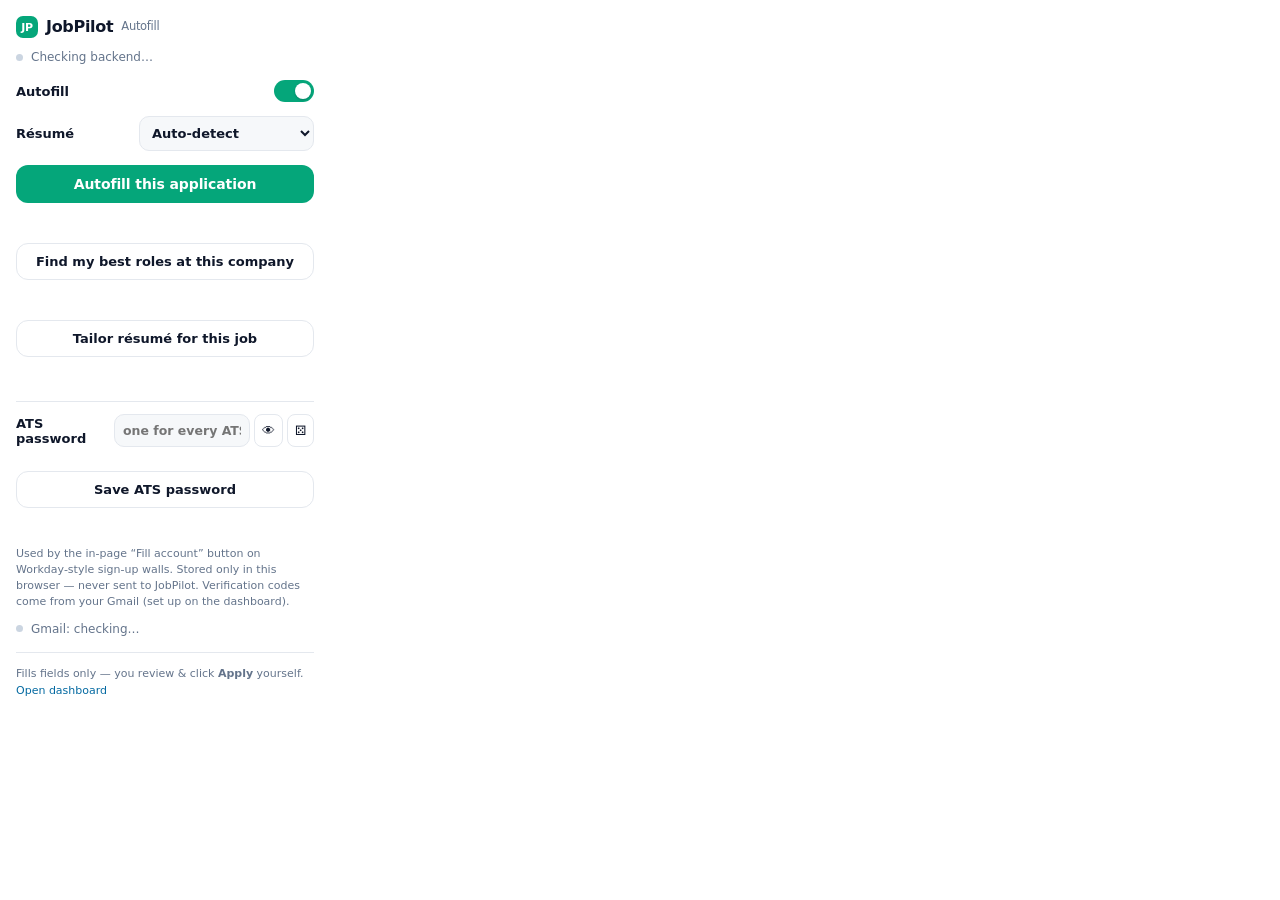
<file: browser-extension/popup.html>
<!doctype html>
<html lang="en">
<head>
  <meta charset="utf-8" />
  <link rel="stylesheet" href="popup.css" />
</head>
<body>
  <div class="wrap">
    <div class="brand"><span class="logo">JP</span>JobPilot<em>Autofill</em></div>
    <div class="status"><span class="dot" id="dot"></span><span id="statusText">Checking backend…</span></div>

    <label class="row">Autofill
      <span class="switch"><input type="checkbox" id="enabled" checked><i></i></span>
    </label>
    <div id="offNote" class="offnote" hidden>Autofill is <b>off</b> — the pill won't appear on job pages and nothing gets filled. Flip the switch to re-enable.</div>

    <label class="row">Résumé
      <select id="resume">
        <option value="auto">Auto-detect</option>
        <option value="ai">AI / Data</option>
        <option value="bt">Behavioral Tech</option>
      </select>
    </label>

    <button id="go" class="primary">Autofill this application</button>
    <div id="result" class="result"></div>

    <button id="scan" class="secondary">Find my best roles at this company</button>
    <div id="scanResult" class="result"></div>

    <button id="tailorBtn" class="secondary">Tailor résumé for this job</button>
    <div id="tailorResult" class="result"></div>

    <div class="pw">
      <label class="row" for="atsPw">ATS password
        <span class="pwrow">
          <input type="password" id="atsPw" placeholder="one for every ATS account" autocomplete="off" spellcheck="false">
          <button id="pwShow" class="mini" type="button" title="Show / hide">👁</button>
          <button id="pwGen" class="mini" type="button" title="Generate a strong one">⚄</button>
        </span>
      </label>
      <button id="pwSave" class="secondary">Save ATS password</button>
      <div id="pwResult" class="result"></div>
      <div class="meta">Used by the in-page “Fill account” button on Workday-style sign-up walls. Stored only in this browser — never sent to JobPilot. Verification codes come from your Gmail (set up on the dashboard).</div>
    </div>
    <div class="status"><span class="dot" id="gdot"></span><span id="gmailText">Gmail: checking…</span></div>

    <div class="foot">Fills fields only — you review &amp; click <b>Apply</b> yourself.
      <a href="http://127.0.0.1:7777" target="_blank">Open dashboard</a></div>
  </div>
  <script src="popup.js"></script>
</body>
</html>
</file>
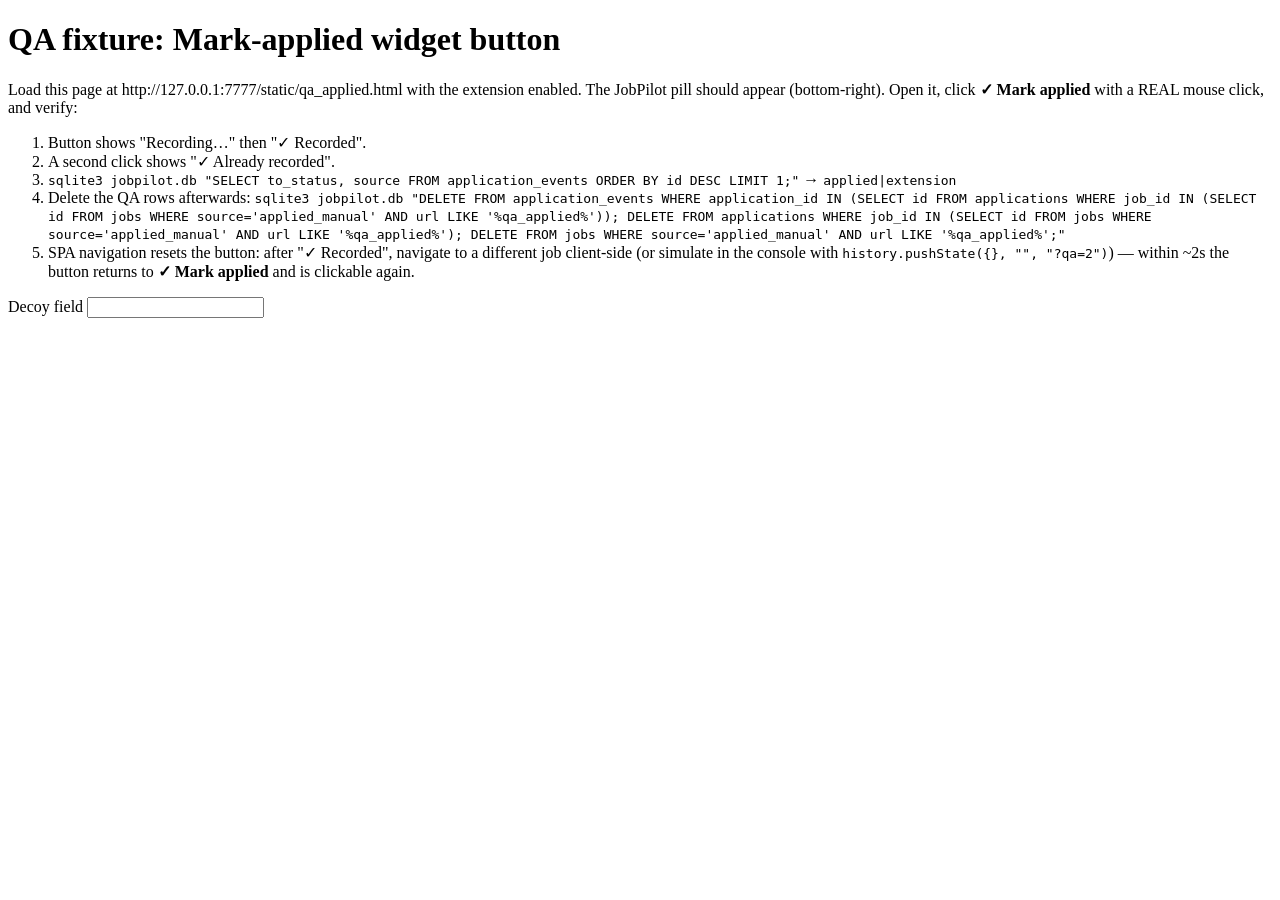
<file: server/static/qa_applied.html>
<!DOCTYPE html>
<html>
<head><meta charset="utf-8"><title>QA — Mark Applied</title></head>
<body>
<h1>QA fixture: Mark-applied widget button</h1>
<p>Load this page at http://127.0.0.1:7777/static/qa_applied.html with the
extension enabled. The JobPilot pill should appear (bottom-right). Open it,
click <b>✓ Mark applied</b> with a REAL mouse click, and verify:</p>
<ol>
  <li>Button shows "Recording…" then "✓ Recorded".</li>
  <li>A second click shows "✓ Already recorded".</li>
  <li><code>sqlite3 jobpilot.db "SELECT to_status, source FROM application_events ORDER BY id DESC LIMIT 1;"</code> → <code>applied|extension</code></li>
  <li>Delete the QA rows afterwards:
      <code>sqlite3 jobpilot.db "DELETE FROM application_events WHERE application_id IN (SELECT id FROM applications WHERE job_id IN (SELECT id FROM jobs WHERE source='applied_manual' AND url LIKE '%qa_applied%')); DELETE FROM applications WHERE job_id IN (SELECT id FROM jobs WHERE source='applied_manual' AND url LIKE '%qa_applied%'); DELETE FROM jobs WHERE source='applied_manual' AND url LIKE '%qa_applied%';"</code></li>
  <li>SPA navigation resets the button: after "✓ Recorded", navigate to a
      different job client-side (or simulate in the console with
      <code>history.pushState({}, "", "?qa=2")</code>) — within ~2s the button
      returns to <b>✓ Mark applied</b> and is clickable again.</li>
</ol>
<form><label>Decoy field <input type="text" name="email"></label></form>
</body>
</html>
</file>
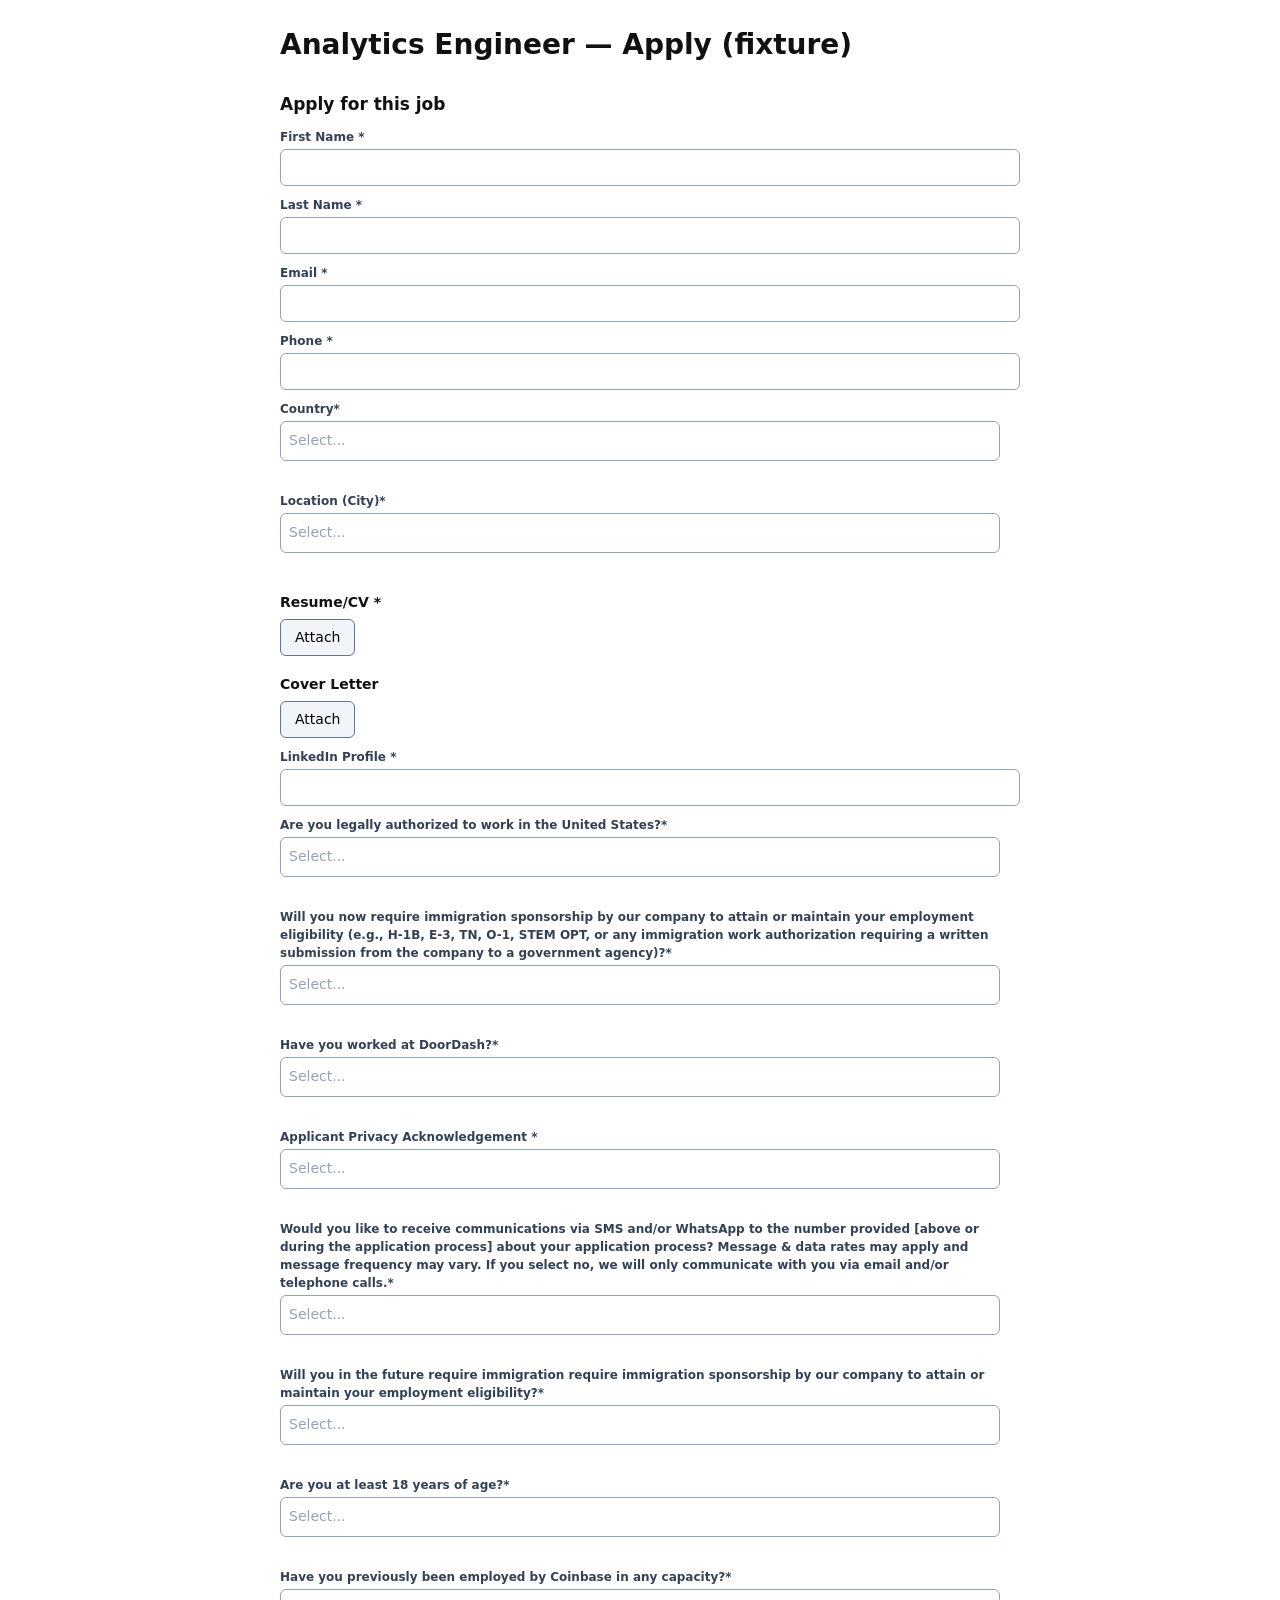
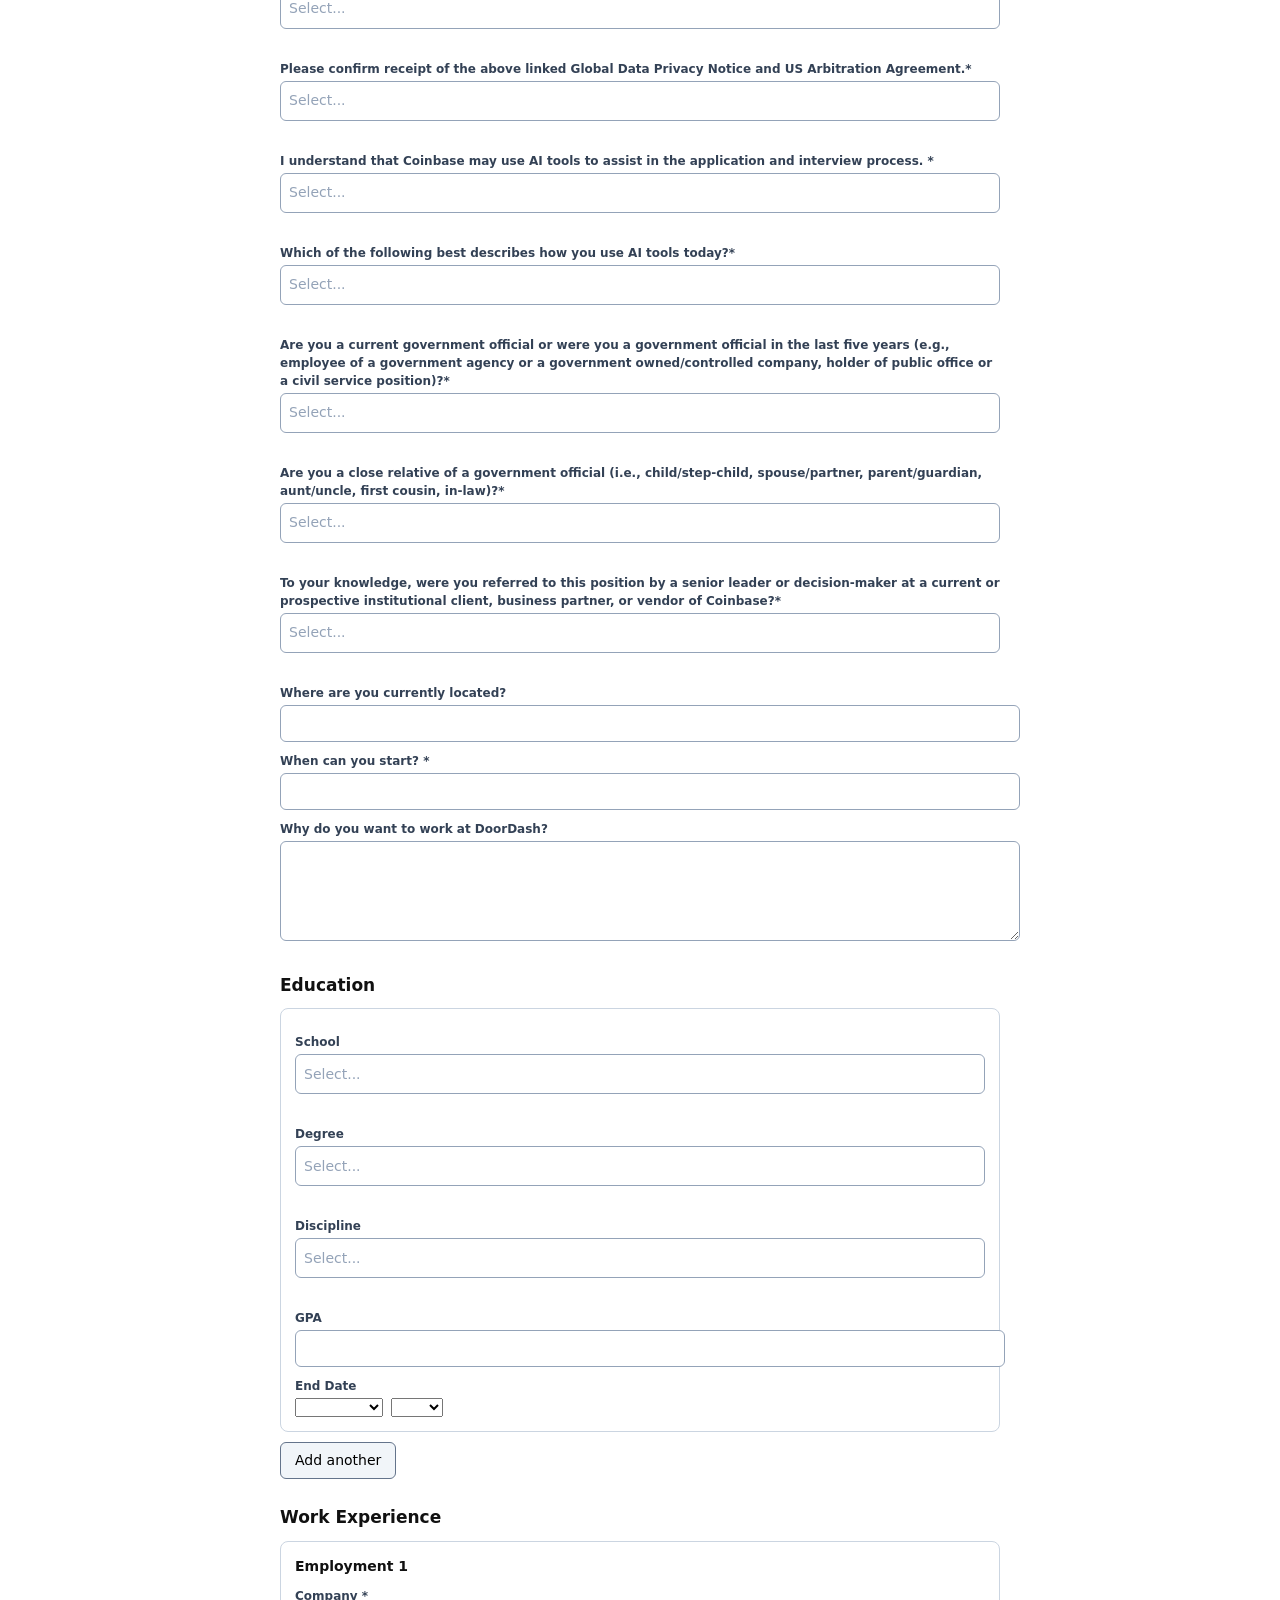
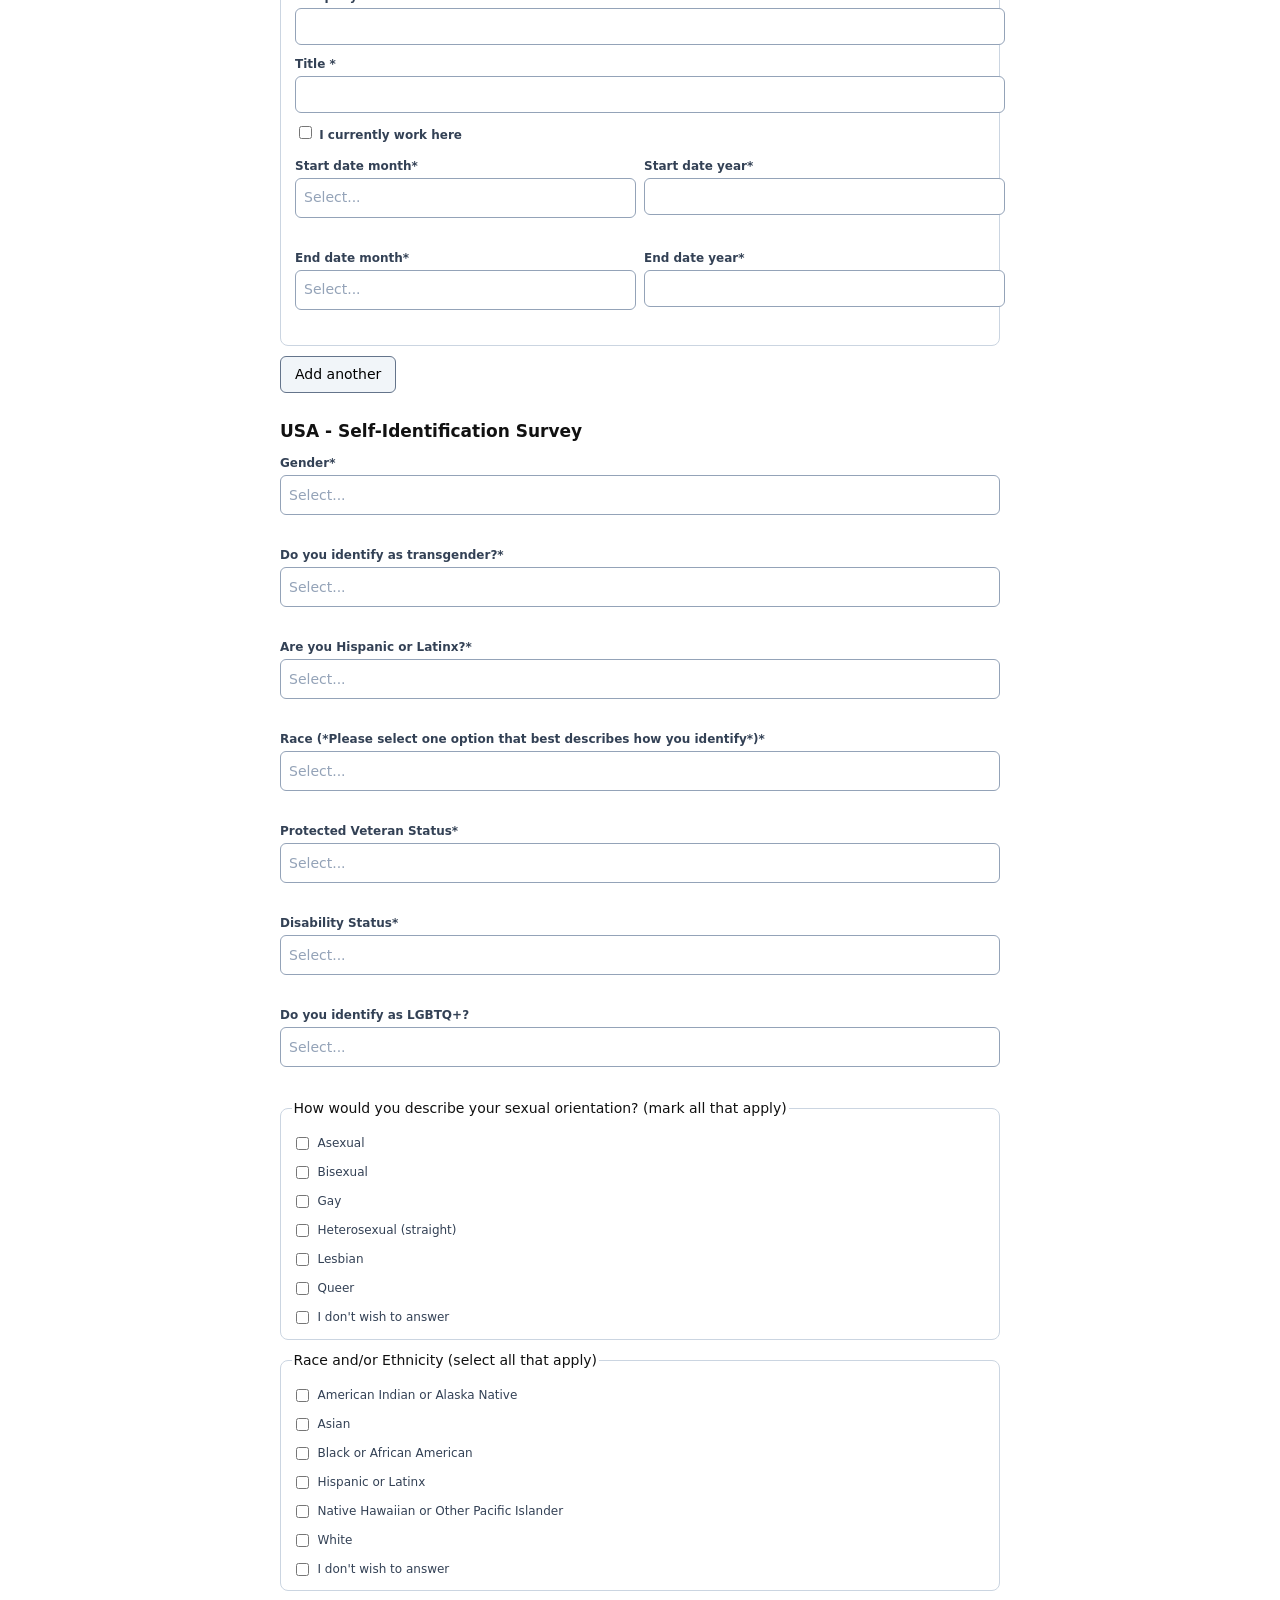
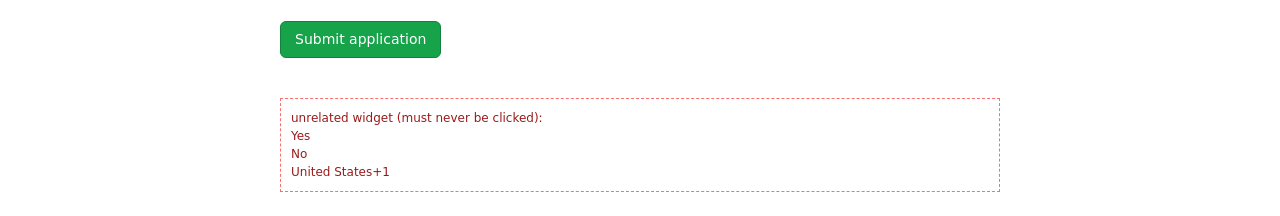
<file: server/static/qa_greenhouse.html>
<!doctype html>
<html>
<head>
<meta charset="utf-8">
<title>QA fixture — Greenhouse job-boards form (react-select clone, DoorDash-shaped)</title>
<style>
  body{font:14px/1.5 system-ui,sans-serif;max-width:720px;margin:24px auto;padding:0 16px;color:#111}
  h2{font-size:17px;margin:26px 0 8px}
  h3{font-size:14px;margin:18px 0 6px}
  .panel{border:1px solid #cbd5e1;border-radius:8px;padding:14px;margin:10px 0}
  label,.select__label{display:block;font-size:12px;font-weight:600;color:#334155;margin:10px 0 3px}
  input.input,textarea{width:100%;padding:7px 9px;border:1px solid #94a3b8;border-radius:6px;font:inherit}
  fieldset{border:1px solid #cbd5e1;border-radius:8px;margin:10px 0}
  fieldset label{font-weight:400;display:flex;gap:6px;align-items:center}
  button{font:inherit;padding:7px 14px;border-radius:6px;border:1px solid #64748b;background:#f1f5f9;cursor:pointer}
  /* --- react-select clone --- */
  .select-shell{position:relative}
  .select__control{display:flex;align-items:center;min-height:34px;border:1px solid #94a3b8;border-radius:6px;padding:2px 8px;cursor:default;background:#fff}
  .select__value-container{display:grid;flex:1;align-items:center}
  .select__placeholder{grid-area:1/1;color:#94a3b8}
  .select__single-value{grid-area:1/1}
  .select__multi-value{display:inline-block;background:#dbeafe;border-radius:4px;padding:1px 6px;margin-right:4px;font-size:12.5px}
  .select__input-container{grid-area:1/2}
  input.select__input{border:0;outline:0;padding:0;margin:0;background:transparent;font:inherit;width:3px;min-width:2px}
  .select__menu{position:absolute;left:0;right:0;top:100%;z-index:40;background:#fff;border:1px solid #94a3b8;border-radius:6px;box-shadow:0 8px 24px rgba(0,0,0,.18)}
  .select__menu [role=option]{padding:7px 12px;cursor:pointer}
  .select__menu [role=option]:hover{background:#e2e8f0}
  .visually-hidden{position:absolute;width:1px;height:1px;overflow:hidden;clip:rect(0 0 0 0);white-space:nowrap}
  .filelist div{margin-top:6px;font-size:13px;color:#166534}
  #submitBtn{background:#16a34a;color:#fff;border-color:#15803d;margin-top:20px}
  .decoy{margin-top:40px;padding:10px;border:1px dashed #f87171;font-size:12px;color:#991b1b}
</style>
</head>
<body>
<h1>Analytics Engineer — Apply (fixture)</h1>

<form id="app" novalidate>
  <h2>Apply for this job</h2>
  <label for="first_name">First Name *</label><input class="input" type="text" id="first_name" aria-label="First Name">
  <label for="last_name">Last Name *</label><input class="input" type="text" id="last_name" aria-label="Last Name">
  <label for="email">Email *</label><input class="input" type="text" id="email" aria-label="Email">
  <label for="phone">Phone *</label><input class="input" type="tel" id="phone" aria-label="Phone">

  <div id="rsMount-top"></div>

  <h3>Resume/CV *</h3>
  <div class="secondary-button"><div>
    <button type="button" class="btn btn--pill" onclick="document.getElementById('resume').click()">Attach</button>
    <label class="visually-hidden" for="resume">Attach</label>
    <input id="resume" class="visually-hidden" type="file" accept=".pdf,.doc,.docx,.txt,.rtf">
  </div></div>
  <div class="filelist" id="resumeList"></div>

  <h3>Cover Letter</h3>
  <div class="secondary-button"><div>
    <button type="button" class="btn btn--pill" onclick="document.getElementById('cover_letter').click()">Attach</button>
    <label class="visually-hidden" for="cover_letter">Attach</label>
    <input id="cover_letter" class="visually-hidden" type="file" accept=".pdf,.doc,.docx,.txt,.rtf">
  </div></div>
  <div class="filelist" id="coverList"></div>

  <label for="question_linkedin">LinkedIn Profile *</label>
  <input class="input" type="text" id="question_linkedin" aria-label="LinkedIn Profile">

  <div id="rsMount-questions"></div>

  <h2>Education</h2>
  <div class="education--container">
    <div id="eduEntries"></div>
    <button type="button" id="eduAdd">Add another</button>
  </div>

  <h2>Work Experience</h2>
  <div class="employment--container">
    <div id="workEntries"></div>
    <button type="button" id="workAdd">Add another</button>
  </div>

  <h2>USA - Self-Identification Survey</h2>
  <div id="rsMount-demo"></div>

  <fieldset><legend>How would you describe your sexual orientation? (mark all that apply)</legend>
    <label><input type="checkbox" name="demo_orientation" value="Asexual"> Asexual</label>
    <label><input type="checkbox" name="demo_orientation" value="Bisexual"> Bisexual</label>
    <label><input type="checkbox" name="demo_orientation" value="Gay"> Gay</label>
    <label><input type="checkbox" name="demo_orientation" value="Heterosexual (straight)"> Heterosexual (straight)</label>
    <label><input type="checkbox" name="demo_orientation" value="Lesbian"> Lesbian</label>
    <label><input type="checkbox" name="demo_orientation" value="Queer"> Queer</label>
    <label><input type="checkbox" name="demo_orientation" value="Decline"> I don't wish to answer</label>
  </fieldset>

  <fieldset><legend>Race and/or Ethnicity (select all that apply)</legend>
    <label><input type="checkbox" name="demo_race" value="American Indian or Alaska Native"> American Indian or Alaska Native</label>
    <label><input type="checkbox" name="demo_race" value="Asian"> Asian</label>
    <label><input type="checkbox" name="demo_race" value="Black or African American"> Black or African American</label>
    <label><input type="checkbox" name="demo_race" value="Hispanic or Latinx"> Hispanic or Latinx</label>
    <label><input type="checkbox" name="demo_race" value="Native Hawaiian or Other Pacific Islander"> Native Hawaiian or Other Pacific Islander</label>
    <label><input type="checkbox" name="demo_race" value="White"> White</label>
    <label><input type="checkbox" name="demo_race" value="Decline"> I don't wish to answer</label>
  </fieldset>

  <button type="submit" id="submitBtn">Submit application</button>
</form>

<!-- decoy: an unrelated widget's option list (like intl-tel-input's country
     menu). If option matching isn't scoped per-combobox, fills will hit these. -->
<div class="decoy" aria-hidden="false">
  unrelated widget (must never be clicked):
  <div role="option" class="iti__country" data-decoy="1">Yes</div>
  <div role="option" class="iti__country" data-decoy="1">No</div>
  <div role="option" class="iti__country" data-decoy="1">United States+1</div>
</div>

<script>
window.__submitted = false;
window.__decoyClicks = 0;
document.getElementById("app").addEventListener("submit", (e) => {
  e.preventDefault();
  window.__submitted = true;
});
document.querySelectorAll("[data-decoy]").forEach((d) =>
  d.addEventListener("mousedown", () => { window.__decoyClicks++; }));

/* ---------- faithful react-select clone ----------
 * - input.select__input (3px wide) with role=combobox + aria-labelledby
 * - options portal: .select__menu > .select__menu-list#react-select-{id}-listbox
 *   with children  div[role=option]#react-select-{id}-option-N
 * - open on control mousedown; type-to-filter (async delay supported)
 * - option MOUSEDOWN commits: renders .select__single-value / multi chip
 * - searchable:false renders the input readOnly (typing does nothing)
 * - a shadow required input (aria-hidden, tabindex=-1) like the real page
 */
function makeSelect(mount, cfg) {
  const { id, label, options, searchable = true, asyncDelay = 0, multi = false } = cfg;
  const wrap = document.createElement("div");
  wrap.className = "select";
  wrap.innerHTML = `
    <div class="select__container">
      <label id="${id}-label" for="${id}" class="label select__label">${label}</label>
      <div class="select-shell">
        <div class="select__control">
          <div class="select__value-container">
            <div class="select__placeholder" id="react-select-${id}-placeholder">Select...</div>
            <div class="select__input-container">
              <input class="select__input" id="${id}" type="text" role="combobox"
                     aria-autocomplete="list" aria-haspopup="true" aria-expanded="false"
                     aria-labelledby="${id}-label" autocomplete="off" ${searchable ? "" : "readonly"}>
            </div>
          </div>
        </div>
      </div>
      <input required tabindex="-1" aria-hidden="true" class="remix-requiredInput"
             style="opacity:0;height:1px;width:120px;border:0;padding:0">
    </div>`;
  mount.appendChild(wrap);
  const shell = wrap.querySelector(".select-shell");
  const control = wrap.querySelector(".select__control");
  const input = wrap.querySelector("input.select__input");
  const vc = wrap.querySelector(".select__value-container");
  let menu = null, values = [];

  function close() {
    if (menu) { menu.remove(); menu = null; input.setAttribute("aria-expanded", "false"); }
  }
  function render(list) {
    close();
    if (!list.length) return;
    menu = document.createElement("div");
    menu.className = "select__menu";
    const ml = document.createElement("div");
    ml.className = "select__menu-list";
    ml.id = `react-select-${id}-listbox`;
    ml.setAttribute("role", "listbox");
    list.forEach((t, n) => {
      const o = document.createElement("div");
      o.setAttribute("role", "option");
      o.id = `react-select-${id}-option-${n}`;
      o.textContent = t;
      // react-select commits on MOUSEDOWN
      o.addEventListener("mousedown", (e) => { e.preventDefault(); commit(t); });
      ml.appendChild(o);
    });
    menu.appendChild(ml);
    shell.appendChild(menu);
    input.setAttribute("aria-expanded", "true");
  }
  function commit(t) {
    if (multi) {
      if (!values.includes(t)) {
        values.push(t);
        const chip = document.createElement("div");
        chip.className = "select__multi-value";
        chip.textContent = t;
        vc.insertBefore(chip, vc.querySelector(".select__input-container"));
      }
    } else {
      values = [t];
      let sv = vc.querySelector(".select__single-value");
      if (!sv) {
        sv = document.createElement("div");
        sv.className = "select__single-value";
        vc.insertBefore(sv, vc.querySelector(".select__input-container"));
      }
      sv.textContent = t;
    }
    const ph = vc.querySelector(".select__placeholder");
    if (ph) ph.remove();
    input.value = "";
    close();
  }
  function openAll() {
    if (asyncDelay) { render([]); return; }  // async pickers list nothing until typed
    render(options);
  }
  // real react-select: menu toggles on control MOUSEDOWN; focus alone does
  // NOT open it (openMenuOnFocus defaults to false)
  control.addEventListener("mousedown", (e) => {
    if (e.target === input) return;
    e.preventDefault();
    input.focus();
    if (menu) close(); else openAll();
  });
  let timer = null;
  input.addEventListener("input", () => {
    if (input.readOnly) return;
    clearTimeout(timer);
    const q = input.value.toLowerCase().trim();
    timer = setTimeout(() => {
      if (!q) { openAll(); return; }
      const qTokens = q.split(/[^a-z0-9]+/).filter(Boolean);
      const hits = options.filter((v) => {
        const lv = v.toLowerCase();
        return lv.includes(q) || qTokens.filter((t) => lv.includes(t)).length >= Math.max(1, qTokens.length - 2);
      }).slice(0, 8);
      render(hits);
    }, asyncDelay || 30);
  });
  document.addEventListener("keydown", (e) => { if (e.key === "Escape") close(); });
}

const YN = ["Yes", "No"];
const COUNTRIES = ["United States", "United Kingdom", "Canada", "Mexico", "Germany", "India"];
const LOCATIONS = ["San Francisco, California, United States",
                   "South San Francisco, California, United States",
                   "San Jose, California, United States",
                   "Seattle, Washington, United States"];
const SCHOOLS = ["California Polytechnic State University-San Luis Obispo",
                 "California State University-Los Angeles", "Reed College",
                 "Portland State University", "Stanford University", "University of California-Berkeley"];
const DEGREES = ["Associate's Degree", "Bachelor's Degree", "Master's Degree",
                 "Master of Business Administration (M.B.A.)", "Doctorate", "High School Diploma"];
const DISCIPLINES = ["Economics", "Econometrics and Quantitative Economics", "Computer Science",
                     "Data Science", "Mathematics", "Statistics"];
const MONTHS = ["January","February","March","April","May","June","July","August","September","October","November","December"];

// top block: country + location (async), like the real page
makeSelect(document.getElementById("rsMount-top"), { id: "country", label: "Country*", options: COUNTRIES });
makeSelect(document.getElementById("rsMount-top"), { id: "candidate-location", label: "Location (City)*", options: LOCATIONS, asyncDelay: 350 });

// custom questions — searchable react-selects (like the real page)
const Q = document.getElementById("rsMount-questions");
makeSelect(Q, { id: "question_58117065", label: "Are you legally authorized to work in the United States?*", options: YN });
makeSelect(Q, { id: "question_58117066", label: "Will you now require immigration sponsorship by our company to attain or maintain your employment eligibility (e.g., H-1B, E-3, TN, O-1, STEM OPT, or any immigration work authorization requiring a written submission from the company to a government agency)?*", options: YN });
makeSelect(Q, { id: "question_58117067", label: "Have you worked at DoorDash?*",
  options: ["I am a previous employee", "I am a previous contractor", "I am a previous DoorDash Dasher",
            "I am a current contractor", "I am a current DoorDash Dasher", "I am a current DoorDash employee",
            "I have not worked at DoorDash"] });
makeSelect(Q, { id: "question_58117068", label: "Applicant Privacy Acknowledgement *", options: YN });
makeSelect(Q, { id: "question_58117069", label: "Would you like to receive communications via SMS and/or WhatsApp to the number provided [above or during the application process] about your application process? Message & data rates may apply and message frequency may vary. If you select no, we will only communicate with you via email and/or telephone calls.*", options: YN });
makeSelect(Q, { id: "question_58117070", label: "Will you in the future require immigration require immigration sponsorship by our company to attain or maintain your employment eligibility?*", options: YN });

// Coinbase-embed-shaped compliance screeners (real page, 2026-07-05):
// single-option "Confirmed"/"Yes" vocabularies, verbose government-official
// options, and the "institutional client" referral question that used to
// substring-match the school rule.
makeSelect(Q, { id: "question_67781422", label: "Are you at least 18 years of age?*", options: YN });
makeSelect(Q, { id: "question_67781423", label: "Have you previously been employed by Coinbase in any capacity?*", options: YN });
makeSelect(Q, { id: "question_67781425", label: "Please confirm receipt of the above linked Global Data Privacy Notice and US Arbitration Agreement.*", options: ["Confirmed"] });
makeSelect(Q, { id: "question_67781426", label: "I understand that Coinbase may use AI tools to assist in the application and interview process. *", options: ["Yes"] });
makeSelect(Q, { id: "question_67781427", label: "Which of the following best describes how you use AI tools today?*",
  options: ["I am opposed to using AI tools in my workflow and prefer traditional/manual workflows.",
            "I do not use AI tools for my work but I am not against it.",
            "I have experimented with AI tools (professionally and/or personally).",
            "I regularly use AI tools to speed up existing tasks (e.g., drafting, summarizing, debugging, basic analysis).",
            "I design or automate workflows with AI tools (e.g., building agents, integrating AI into team processes)."] });
makeSelect(Q, { id: "question_67781430", label: "Are you a current government official or were you a government official in the last five years (e.g., employee of a government agency or a government owned/controlled company, holder of public office or a civil service position)?*",
  options: ["No, I am not a current or former Government Official",
            "Yes, I am a current Government Official",
            "Yes, I am a former Government Official"] });
makeSelect(Q, { id: "question_67781431", label: "Are you a close relative of a government official (i.e., child/step-child, spouse/partner, parent/guardian, aunt/uncle, first cousin, in-law)?*",
  options: ["Yes, I am a relative of a government official.",
            "No, I am not a relative of a government official."] });
makeSelect(Q, { id: "question_67781433", label: "To your knowledge, were you referred to this position by a senior leader or decision‑maker at a current or prospective institutional client, business partner, or vendor of Coinbase?*", options: YN });

// open-ended / availability questions (plain text + textarea, like many ATSes)
Q.insertAdjacentHTML("beforeend", `
  <div class="field"><label for="q_current_location">Where are you currently located?</label>
    <input class="input" type="text" id="q_current_location"></div>
  <div class="field"><label for="q_start_when">When can you start? *</label>
    <input class="input" type="text" id="q_start_when"></div>
  <div class="field"><label for="q_why">Why do you want to work at DoorDash?</label>
    <textarea class="input" id="q_why" rows="4"></textarea></div>`);

// demographics — Gender is MULTI-select; Race/Degree are NON-searchable
const D = document.getElementById("rsMount-demo");
makeSelect(D, { id: "864", label: "Gender*", options: ["Male", "Female", "Non-binary", "I don't wish to answer"], multi: true });
makeSelect(D, { id: "1328", label: "Do you identify as transgender?*", options: ["Yes", "No", "I don't wish to answer"] });
makeSelect(D, { id: "1332", label: "Are you Hispanic or Latinx?*", options: ["Yes", "No", "I don't wish to answer"] });
makeSelect(D, { id: "1333", label: "Race (*Please select one option that best describes how you identify*)*",
  options: ["American Indian or Alaska Native", "Asian", "Black or African American", "Hispanic or Latino",
            "Native Hawaiian or Other Pacific Islander", "Two or more races", "White", "I don't wish to answer"],
  searchable: false });
makeSelect(D, { id: "1336", label: "Protected Veteran Status*",
  options: ["I am one or more of the classifications of protected veterans", "I am not a protected veteran",
            "I don't wish to answer"] });
makeSelect(D, { id: "1337", label: "Disability Status*",
  options: ["Yes, I have (or have previously had) a disability", "No, I don't have a disability",
            "I don't wish to answer"] });
makeSelect(D, { id: "q_lgbtq", label: "Do you identify as LGBTQ+?", options: ["Yes", "No", "Prefer not to say"] });

// education entries: school (async search), degree (NON-searchable), discipline,
// GPA + end-date natives for other-tenant coverage
let eduN = 0;
function addEducation() {
  const i = eduN++;
  const d = document.createElement("div");
  d.className = "panel education--entry";
  document.getElementById("eduEntries").appendChild(d);
  makeSelect(d, { id: `school--${i}`, label: "School", options: SCHOOLS, asyncDelay: 400 });
  makeSelect(d, { id: `degree--${i}`, label: "Degree", options: DEGREES, searchable: false });
  makeSelect(d, { id: `discipline--${i}`, label: "Discipline", options: DISCIPLINES });
  const extra = document.createElement("div");
  extra.innerHTML = `
    <label for="gpa--${i}">GPA</label><input class="input" type="text" id="gpa--${i}">
    <label>End Date</label>
    <div style="display:flex;gap:8px">
      <select id="end-month--${i}" aria-label="End date month"><option value=""></option>${MONTHS.map((m) => `<option>${m}</option>`).join("")}</select>
      <select id="end-year--${i}" aria-label="End date year"><option value=""></option>${Array.from({length: 40}, (_, k) => `<option>${2030 - k}</option>`).join("")}</select>
    </div>`;
  d.appendChild(extra);
}
addEducation();
document.getElementById("eduAdd").addEventListener("click", addEducation);

// employment entries: plain text company/title, current checkbox, and dates in
// the REAL Coinbase-embed shape — month is a react-select COMBO, year is a
// plain text input (native month/year <select>s stay covered by education).
let workN = 0;
function addWork() {
  const i = workN++;
  const d = document.createElement("div");
  d.className = "panel employment--entry";
  d.innerHTML = `
    <strong>Employment ${i + 1}</strong>
    <label for="company--${i}">Company *</label><input class="input" type="text" id="company--${i}">
    <label for="title--${i}">Title *</label><input class="input" type="text" id="title--${i}">
    <label><input type="checkbox" id="current--${i}"> I currently work here</label>
    <div style="display:flex;gap:8px">
      <div style="flex:1" id="wsm-${i}"></div>
      <div style="flex:1"><label for="start-year--${i}">Start date year*</label>
        <input class="input" type="text" id="start-year--${i}"></div>
    </div>
    <div style="display:flex;gap:8px">
      <div style="flex:1" id="wem-${i}"></div>
      <div style="flex:1"><label for="w-end-year--${i}">End date year*</label>
        <input class="input" type="text" id="w-end-year--${i}"></div>
    </div>`;
  document.getElementById("workEntries").appendChild(d);
  makeSelect(d.querySelector(`#wsm-${i}`), { id: `start-month--${i}`, label: "Start date month*", options: MONTHS });
  makeSelect(d.querySelector(`#wem-${i}`), { id: `w-end-month--${i}`, label: "End date month*", options: MONTHS });
}
addWork();
document.getElementById("workAdd").addEventListener("click", addWork);

// file inputs render an upload row on change (like GH)
function wireFile(id, listId) {
  document.getElementById(id).addEventListener("change", (e) => {
    [...e.target.files].forEach((f) => {
      const d = document.createElement("div");
      d.textContent = "✓ " + f.name + " (" + f.size + " bytes)";
      document.getElementById(listId).appendChild(d);
    });
  });
}
wireFile("resume", "resumeList");
wireFile("cover_letter", "coverList");
</script>
</body>
</html>
</file>
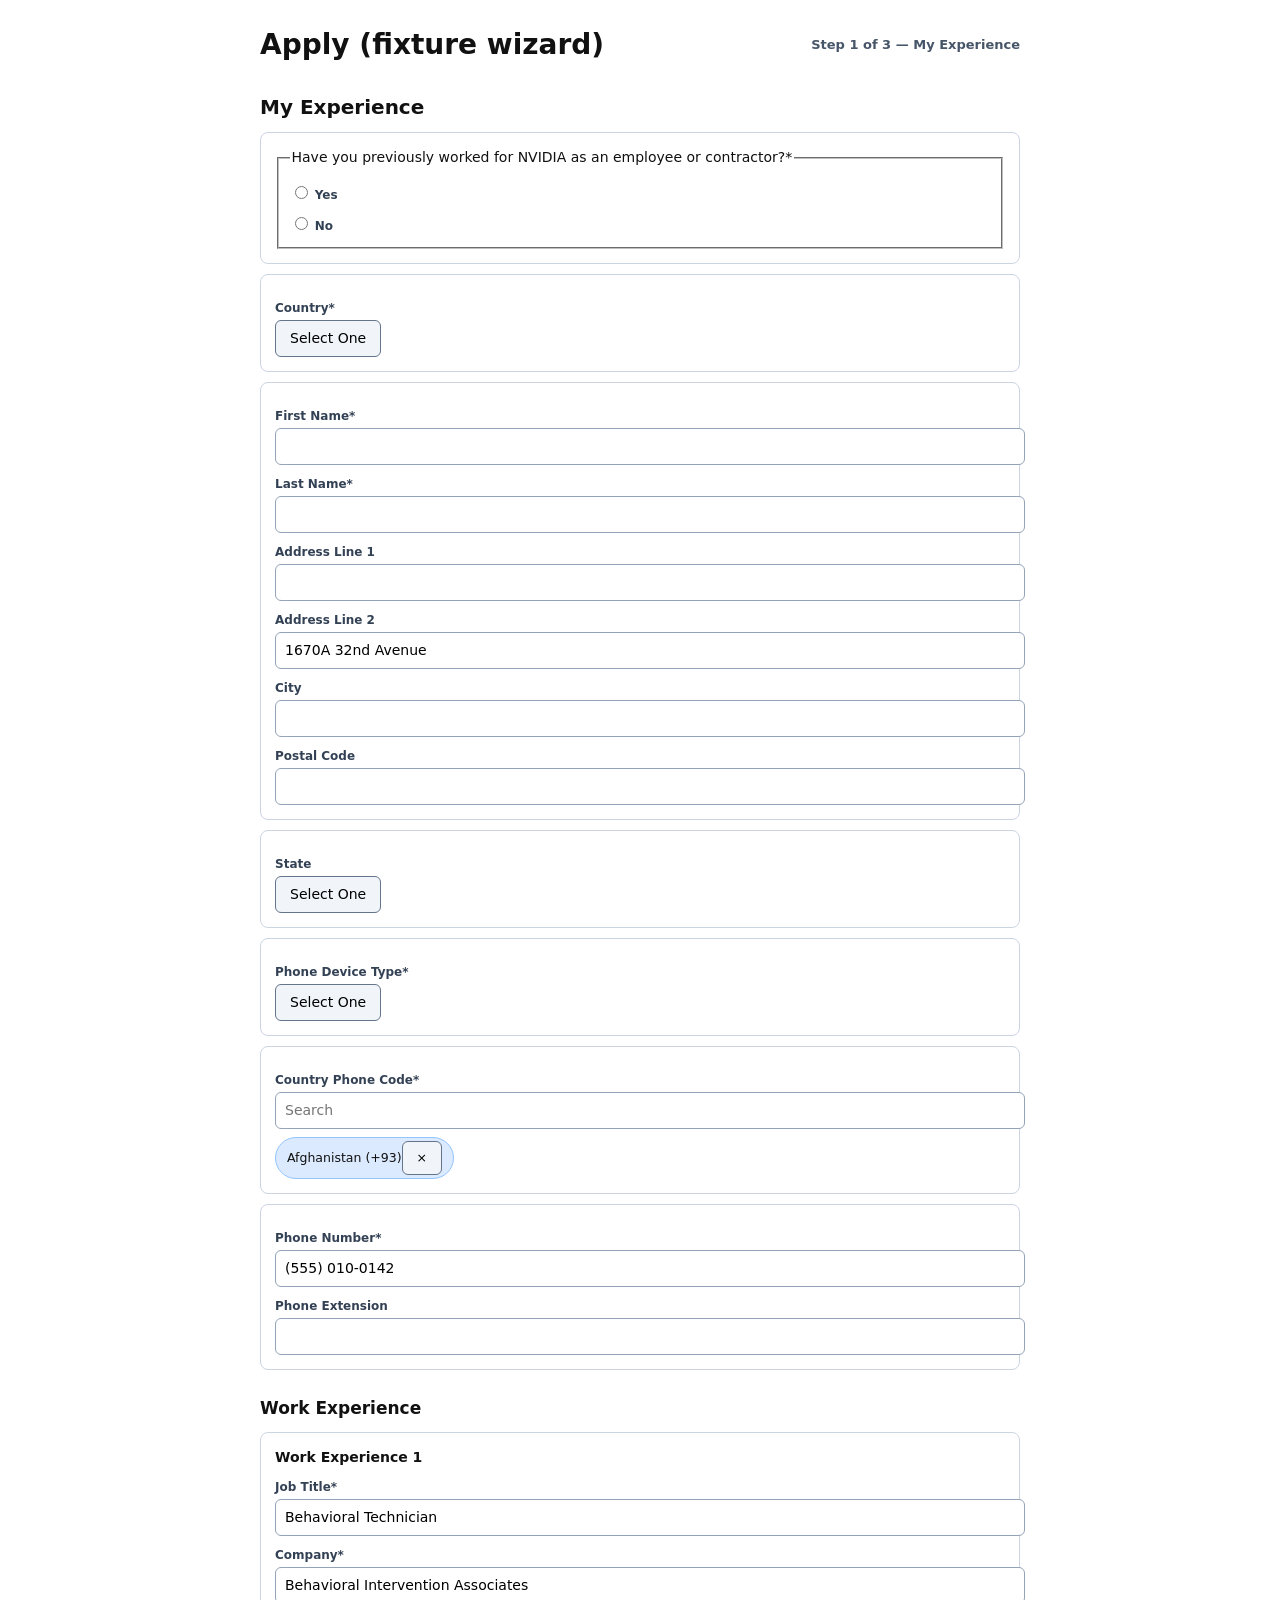
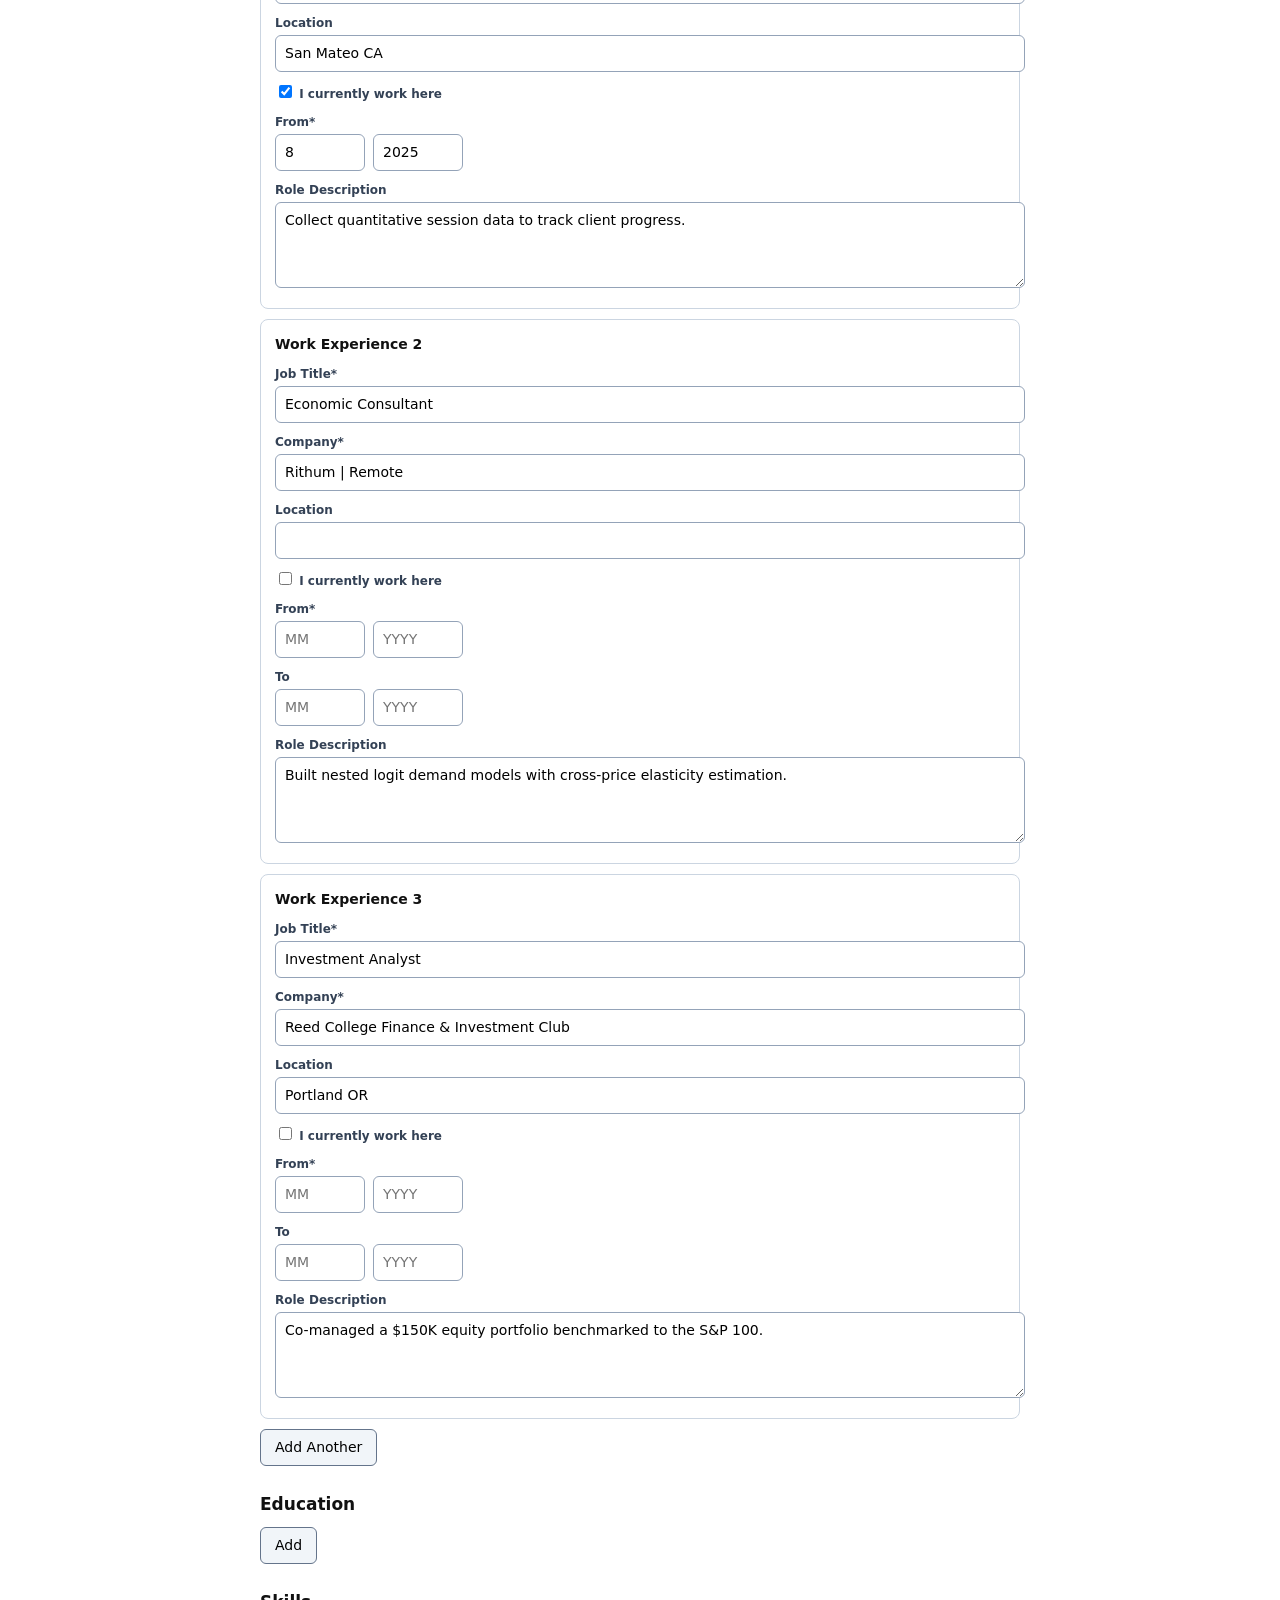
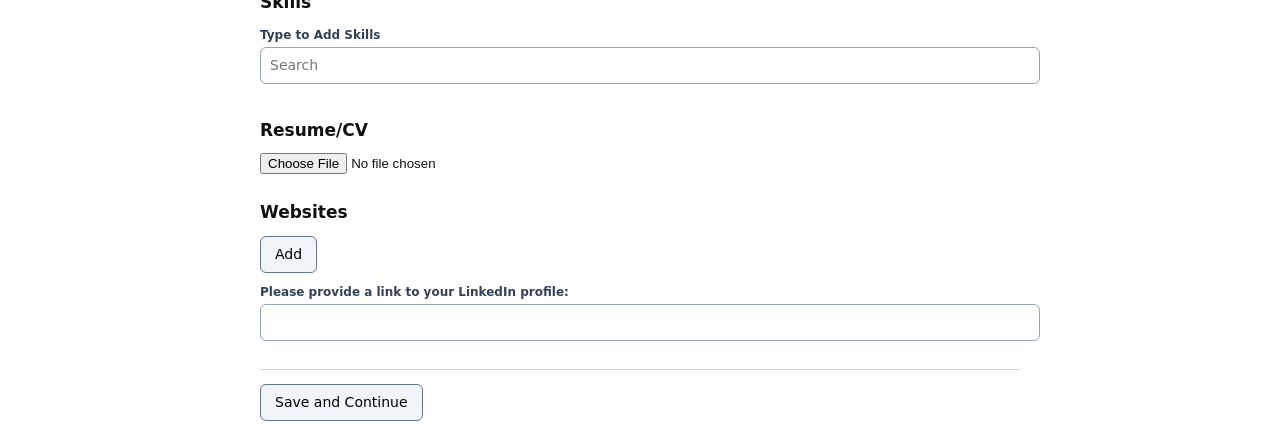
<file: server/static/qa_workday.html>
<!doctype html>
<html>
<head>
<meta charset="utf-8">
<title>QA fixture — Workday "My Experience" step</title>
<style>
  body{font:14px/1.5 system-ui,sans-serif;max-width:760px;margin:24px auto;padding:0 16px;color:#111}
  h2{font-size:17px;margin:26px 0 10px}
  .panel{border:1px solid #cbd5e1;border-radius:8px;padding:14px;margin:10px 0}
  label{display:block;font-size:12px;font-weight:600;color:#334155;margin:10px 0 3px}
  input[type=text],textarea{width:100%;padding:7px 9px;border:1px solid #94a3b8;border-radius:6px;font:inherit}
  textarea{min-height:70px}
  button{font:inherit;padding:7px 14px;border-radius:6px;border:1px solid #64748b;background:#f1f5f9;cursor:pointer}
  .dates{display:flex;gap:8px;align-items:center}
  .dates input{width:70px}
  .portal{position:absolute;background:#fff;border:1px solid #94a3b8;border-radius:6px;box-shadow:0 8px 24px rgba(0,0,0,.18);z-index:50;min-width:220px}
  .portal [role=option]{padding:7px 12px;cursor:pointer}
  .portal [role=option]:hover{background:#e2e8f0}
  .pills{display:flex;flex-wrap:wrap;gap:6px;margin-top:8px}
  .pills [data-automation-id=selectedItem]{background:#dbeafe;border:1px solid #93c5fd;border-radius:999px;padding:3px 11px;font-size:12.5px}
  .filelist div{margin-top:6px;font-size:13px;color:#166534}
</style>
</head>
<body>
<div style="display:flex;justify-content:space-between;align-items:center">
  <h1 style="margin:0">Apply (fixture wizard)</h1>
  <div data-automation-id="progressBarActiveStep" id="progressLabel"
       style="font-size:13px;color:#475569;font-weight:700">Step 1 of 3 — My Experience</div>
</div>

<div id="wstep1">
<h2 style="font-size:20px">My Experience</h2>

<!-- "My Information" block (NVIDIA-shaped, 2026-07-05): previous-worker radios,
     listbox-button dropdowns, the Country Phone Code searchable PROMPT, and a
     Phone Extension pre-poisoned with the phone number (a past flat-pass bug —
     the engine must CLEAR it). -->
<div data-automation-id="applyFlowMyInfoPage">
  <div class="panel" data-automation-id="formField-candidateIsPreviousWorker">
    <fieldset><legend>Have you previously worked for NVIDIA as an employee or contractor?*</legend>
      <label><input type="radio" name="prevWorker" value="true"> Yes</label>
      <label><input type="radio" name="prevWorker" value="false"> No</label>
    </fieldset>
  </div>
  <div class="panel" data-automation-id="formField-country">
    <label>Country*</label>
    <button aria-haspopup="listbox" id="myinfoCountry">Select One</button>
  </div>
  <div class="panel">
    <label>First Name*</label><input type="text" data-automation-id="formField-legalName--firstName" id="mi-first">
    <label>Last Name*</label><input type="text" data-automation-id="formField-legalName--lastName" id="mi-last">
    <label>Address Line 1</label><input type="text" data-automation-id="formField-addressLine1" id="mi-addr1">
    <!-- stale-account trap (Cisco 2026-07-06): an OLD full address parked in
         Line 2 — the engine must clear it (apt/suite values it must keep) -->
    <label>Address Line 2</label><input type="text" data-automation-id="formField-addressLine2" id="mi-addr2" value="1670A 32nd Avenue">
    <label>City</label><input type="text" data-automation-id="formField-city" id="mi-city">
    <label>Postal Code</label><input type="text" data-automation-id="formField-postalCode" id="mi-postal">
  </div>
  <div class="panel" data-automation-id="formField-countryRegion">
    <label>State</label>
    <button aria-haspopup="listbox" id="myinfoState">Select One</button>
  </div>
  <div class="panel" data-automation-id="formField-phoneType">
    <label>Phone Device Type*</label>
    <button aria-haspopup="listbox" id="myinfoPhoneType">Select One</button>
  </div>
  <div class="panel" data-automation-id="formField-countryPhoneCode">
    <label>Country Phone Code*</label>
    <div data-automation-id="multiselectInputContainer">
      <input type="text" id="mi-cpc" placeholder="Search">
      <div class="pills" id="cpcPills"></div>
    </div>
  </div>
  <div class="panel">
    <!-- formatted value pre-filled: strict tenants (Cisco) reject it — the
         engine must rewrite to bare national digits -->
    <label>Phone Number*</label><input type="text" data-automation-id="formField-phoneNumber" id="mi-phone" value="(555) 010-0142">
    <!-- poisoned with the applicant's own phone by the test at runtime (that
         value is personal, so it is not baked into this public fixture) -->
    <label>Phone Extension</label><input type="text" data-automation-id="formField-extension" id="mi-ext" value="">
  </div>
</div>

<!-- Cisco/NVIDIA-shaped: role=group section, "Work-Experience-N-panel" entry
     groups, formField- wrapped controls. Pre-seeded with Workday résumé-parser
     leftovers exactly as found on cisco.wd5 (2026-07-06): wrong order (BT on
     top), "Company | Location" mashup, stale location, newest job MISSING. -->
<div role="group" aria-labelledby="Work-Experience-section">
  <h2 id="Work-Experience-section">Work Experience</h2>
  <div id="workPanels"></div>
  <button data-automation-id="add-button" id="workAdd">Add Another</button>
</div>

<div data-automation-id="educationSection">
  <h2>Education</h2>
  <div id="eduPanels"></div>
  <button data-automation-id="add-button" id="eduAdd">Add</button>
</div>

<div data-automation-id="skillsSection">
  <h2>Skills</h2>
  <label>Type to Add Skills</label>
  <input type="text" id="skillsInput" data-automation-id="searchBox" placeholder="Search">
  <div class="pills" id="skillPills"></div>
</div>

<div data-automation-id="resumeSection">
  <h2>Resume/CV</h2>
  <input type="file" data-automation-id="file-upload-input-ref" id="fileIn">
  <div class="filelist" id="fileList"></div>
</div>

<div data-automation-id="websiteSection">
  <h2>Websites</h2>
  <div id="webPanels"></div>
  <button data-automation-id="add-button" id="webAdd">Add</button>
</div>

<div data-automation-id="linkedinQuestion">
  <label>Please provide a link to your LinkedIn profile:</label>
  <input type="text">
</div>
</div><!-- /wstep1 -->

<div id="wstep2" hidden>
<h1 style="margin-top:36px">Voluntary Disclosures</h1>
<div class="panel" data-automation-id="formField-gender">
  <label>Gender</label>
  <button aria-haspopup="listbox" data-automation-id="gender">Select One</button>
</div>
<div class="panel" data-automation-id="formField-ethnicity">
  <label>Race/Ethnicity</label>
  <button aria-haspopup="listbox" data-automation-id="ethnicity">Select One</button>
</div>
<div class="panel" data-automation-id="formField-veteranStatus">
  <label>Veteran Status</label>
  <button aria-haspopup="listbox" data-automation-id="veteranStatus">Select One</button>
</div>
<div class="panel" data-automation-id="formField-hispanic">
  <fieldset><legend>Are you Hispanic or Latino?</legend>
    <label><input type="radio" name="hispanic" value="Hispanic or Latino"> Hispanic or Latino</label>
    <label><input type="radio" name="hispanic" value="Not Hispanic or Latino"> Not Hispanic or Latino</label>
    <label><input type="radio" name="hispanic" value="Decline"> Decline to answer</label>
  </fieldset>
</div>
<div class="panel" data-automation-id="formField-terms">
  <label><input type="checkbox" data-automation-id="termsCheckbox"> I have read and understand the terms above and consent to the disclosure.</label>
</div>

<h1 style="margin-top:36px">Self Identify</h1>
<div class="panel" data-automation-id="formField-disability">
  <fieldset><legend>Please check one of the boxes below regarding your disability status:</legend>
    <label><input type="radio" name="disability" value="Yes"> Yes, I have a disability, or have had one in the past</label>
    <label><input type="radio" name="disability" value="No"> No, I do not have a disability and have not had one in the past</label>
    <label><input type="radio" name="disability" value="Decline"> I do not want to answer</label>
  </fieldset>
</div>
<div class="panel" data-automation-id="formField-selfIdentifyName">
  <label>Your Name</label>
  <input type="text" data-automation-id="name">
</div>
<div class="panel" data-automation-id="formField-dateSignedOn">
  <label>Today's Date</label>
  <div class="dates">
    <input type="text" data-automation-id="dateSectionMonth-input" placeholder="MM" aria-label="Month">
    <input type="text" data-automation-id="dateSectionDay-input" placeholder="DD" aria-label="Day">
    <input type="text" data-automation-id="dateSectionYear-input" placeholder="YYYY" aria-label="Year">
  </div>
</div>
</div><!-- /wstep2 -->

<div id="wstep3" hidden>
  <h1>Review</h1>
  <p>Review your application, then submit. (Fixture: the autofill must NEVER click the button below.)</p>
</div>

<div style="margin-top:28px;padding-top:14px;border-top:1px solid #cbd5e1">
  <button data-automation-id="bottom-navigation-next-button" id="navNext">Save and Continue</button>
</div>

<script>
// ---------- 3-step wizard shell (Workday-style async step transitions) ----------
window.__submitted = false;
let step = 1;
const STEP_META = {
  1: ["Step 1 of 3 — My Experience", "Save and Continue"],
  2: ["Step 2 of 3 — Voluntary Disclosures", "Save and Continue"],
  3: ["Step 3 of 3 — Review", "Submit"],
};
document.getElementById("navNext").addEventListener("click", () => {
  if (step === 3) { window.__submitted = true; return; }   // Submit — must never happen
  const nxt = step + 1;
  // async: Workday saves the step server-side before rendering the next one
  setTimeout(() => {
    document.getElementById("wstep" + step).hidden = true;
    document.getElementById("wstep" + nxt).hidden = false;
    step = nxt;
    document.getElementById("progressLabel").textContent = STEP_META[step][0];
    document.getElementById("navNext").textContent = STEP_META[step][1];
    scrollTo(0, 0);
  }, 600);
});
</script>

<script>
// ---------- shared type-ahead portal (Workday renders options at body level) ----------
let portal = null;
function closePortal(){ if(portal){ portal.remove(); portal=null; } }
function openPortal(anchor, items, onPick){
  closePortal();
  portal = document.createElement("div");
  portal.className = "portal";
  const r = anchor.getBoundingClientRect();
  portal.style.left = (r.left + scrollX) + "px";
  portal.style.top = (r.bottom + scrollY + 4) + "px";
  items.forEach(t => {
    const o = document.createElement("div");
    o.setAttribute("role","option");
    o.textContent = t;
    o.onclick = () => { onPick(t); closePortal(); };
    portal.appendChild(o);
  });
  document.body.appendChild(portal);
}
document.addEventListener("keydown", e => { if(e.key === "Escape") closePortal(); });

// ---------- work experience: Cisco-shaped "Work-Experience-N-panel" groups ----
// The End Date group is REMOVED from the DOM while "I currently work here" is
// checked and re-rendered asynchronously on uncheck — exactly like the real
// tenant. "Add Another" appends an empty panel after a short async delay.
let workN = 0;
function addWorkPanel(seed) {
  workN++;
  const s = seed || {};
  const d = document.createElement("div");
  d.className = "panel";
  d.setAttribute("role", "group");
  d.setAttribute("aria-labelledby", `Work-Experience-${workN}-panel`);
  d.innerHTML = `
    <strong id="Work-Experience-${workN}-panel">Work Experience ${workN}</strong>
    <label>Job Title*</label>
    <div data-automation-id="formField-jobTitle"><input type="text"></div>
    <label>Company*</label>
    <div data-automation-id="formField-companyName"><input type="text"></div>
    <label>Location</label>
    <div data-automation-id="formField-location"><input type="text"></div>
    <div data-automation-id="formField-currentlyWorkHere">
      <label><input type="checkbox"> I currently work here</label>
    </div>
    <label>From*</label>
    <div class="dates" data-automation-id="formField-startDate">
      <input type="text" data-automation-id="dateSectionMonth-input" placeholder="MM" aria-label="Month">
      <input type="text" data-automation-id="dateSectionYear-input" placeholder="YYYY" aria-label="Year">
    </div>
    <label class="toLbl">To</label>
    <div class="dates" data-automation-id="formField-endDate">
      <input type="text" data-automation-id="dateSectionMonth-input" placeholder="MM" aria-label="Month">
      <input type="text" data-automation-id="dateSectionYear-input" placeholder="YYYY" aria-label="Year">
    </div>
    <label>Role Description</label>
    <div data-automation-id="formField-roleDescription"><textarea></textarea></div>`;
  document.getElementById("workPanels").appendChild(d);
  const q = (id) => d.querySelector(`[data-automation-id='formField-${id}'] input, [data-automation-id='formField-${id}'] textarea`);
  q("jobTitle").value = s.title || "";
  q("companyName").value = s.company || "";
  q("location").value = s.location || "";
  q("roleDescription").value = s.desc || "";
  d.querySelector("[data-automation-id='formField-startDate'] [data-automation-id='dateSectionMonth-input']").value = s.sm || "";
  d.querySelector("[data-automation-id='formField-startDate'] [data-automation-id='dateSectionYear-input']").value = s.sy || "";
  const cb = q("currentlyWorkHere");
  const endWrap = d.querySelector("[data-automation-id='formField-endDate']");
  const toLbl = d.querySelector(".toLbl");
  const syncEnd = () => setTimeout(() => {
    if (cb.checked) { endWrap.remove(); toLbl.remove(); }
    else if (!d.contains(endWrap)) {
      const desc = d.querySelector("[data-automation-id='formField-roleDescription']");
      d.insertBefore(toLbl, desc.previousElementSibling);
      d.insertBefore(endWrap, desc.previousElementSibling);
    }
  }, 80);
  cb.addEventListener("change", syncEnd);
  if (s.current) { cb.checked = true; endWrap.remove(); toLbl.remove(); }
  return d;
}
document.getElementById("workAdd").onclick = () => setTimeout(() => addWorkPanel(), 120);
// the résumé-parser leftovers found live on cisco.wd5 (2026-07-06)
addWorkPanel({ title: "Behavioral Technician", company: "Behavioral Intervention Associates",
               location: "San Mateo CA", current: true, sm: "8", sy: "2025",
               desc: "Collect quantitative session data to track client progress." });
addWorkPanel({ title: "Economic Consultant", company: "Rithum | Remote",
               desc: "Built nested logit demand models with cross-price elasticity estimation." });
addWorkPanel({ title: "Investment Analyst", company: "Reed College Finance & Investment Club",
               location: "Portland OR",
               desc: "Co-managed a $150K equity portfolio benchmarked to the S&P 100." });

// ---------- education: degree is a listbox button, field of study a type-ahead ----------
const FIELDS = ["Economics","Quantitative Economics","Econometrics","Computer Science","Data Science","Mathematics"];
const DEGREES = ["High School Diploma","Associate of Arts","Bachelor of Arts","Bachelor of Science","Master of Arts","Master of Science","Doctorate"];
let eduN = 0;
document.getElementById("eduAdd").onclick = () => {
  eduN++;
  const d = document.createElement("div");
  d.className = "panel";
  d.setAttribute("data-automation-id", "education-" + eduN);
  d.innerHTML = `
    <strong>Education ${eduN}</strong>
    <label>School or University*</label><input type="text" data-automation-id="school">
    <label>Degree</label>
    <div data-automation-id="formField-degree">
      <button aria-haspopup="listbox" data-automation-id="degree">Select One</button>
    </div>
    <label>Field of Study</label>
    <input type="text" data-automation-id="field-of-study" placeholder="Search">
    <label>GPA</label><input type="text" data-automation-id="gpa">
    <label>To (Actual or Expected)</label>
    <div class="dates" data-automation-id="formField-endDate">
      <input type="text" data-automation-id="dateSectionYear-input" placeholder="YYYY" aria-label="Year">
    </div>`;
  document.getElementById("eduPanels").appendChild(d);
  const degBtn = d.querySelector("[data-automation-id=degree]");
  degBtn.onclick = () => openPortal(degBtn, DEGREES, t => { degBtn.textContent = t; });
  const fos = d.querySelector("[data-automation-id=field-of-study]");
  fos.addEventListener("input", () => {
    const q = fos.value.toLowerCase();
    const hits = FIELDS.filter(f => f.toLowerCase().includes(q));
    if (q && hits.length) openPortal(fos, hits, t => { fos.value = t; });
    else closePortal();
  });
};

// ---------- skills: type-ahead multiselect with pills ----------
const SKILL_VOCAB = ["Python","Python (Programming Language)","SQL","R","JavaScript","TypeScript","HTML/CSS","C++",
  "Pandas","NumPy","scikit-learn","Statsmodels","Matplotlib","Tableau","Stata","Machine Learning",
  "Claude API","OpenAI API","FastAPI","Next.js","PostgreSQL","Docker","Git","AWS","Vercel","LLMs","Prompt Engineering"];
const skillsInput = document.getElementById("skillsInput");
skillsInput.addEventListener("input", () => {
  const q = skillsInput.value.toLowerCase().trim();
  if (!q) { closePortal(); return; }
  const hits = SKILL_VOCAB.filter(s => s.toLowerCase().includes(q)).slice(0, 6);
  if (hits.length) openPortal(skillsInput, hits, t => {
    const pill = document.createElement("span");
    pill.setAttribute("data-automation-id", "selectedItem");
    pill.textContent = t;
    document.getElementById("skillPills").appendChild(pill);
    skillsInput.value = "";
  });
  else closePortal();
});

// ---------- resume upload ----------
document.getElementById("fileIn").addEventListener("change", e => {
  [...e.target.files].forEach((f, i) => {
    const d = document.createElement("div");
    d.setAttribute("data-automation-id", "file-upload-item-" + (i + 1));
    d.textContent = "✓ " + f.name + " (" + f.size + " bytes)";
    document.getElementById("fileList").appendChild(d);
  });
});

// ---------- websites ----------
let webN = 0;
document.getElementById("webAdd").onclick = () => {
  webN++;
  const d = document.createElement("div");
  d.className = "panel";
  d.setAttribute("data-automation-id", "websitePanelSet-" + webN);
  d.innerHTML = `<label>URL</label><input type="text" data-automation-id="website">`;
  document.getElementById("webPanels").appendChild(d);
  document.getElementById("webAdd").textContent = "Add Another";
};

// ---------- My Information block (NVIDIA-shaped) ----------
// Country list carries the classic trap: "United States Minor Outlying
// Islands" sorts BEFORE "United States of America".
const MI_COUNTRIES = ["United Arab Emirates", "United Kingdom",
                      "United States Minor Outlying Islands", "United States of America"];
const MI_STATES = ["Alabama", "Arizona", "California", "Colorado", "New York", "Texas", "Washington"];
const MI_PHONETYPES = ["Home", "Mobile", "Work"];
const MI_CODES = ["Afghanistan (+93)", "United Kingdom (+44)",
                  "United States Minor Outlying Islands (+1)",
                  "United States of America (+1)"];
[["myinfoCountry", MI_COUNTRIES], ["myinfoState", MI_STATES], ["myinfoPhoneType", MI_PHONETYPES]]
  .forEach(([id, opts]) => {
    const btn = document.getElementById(id);
    btn.onclick = () => openPortal(btn, opts, t => { btn.textContent = t; });
  });
// a bogus chip planted by an old buggy run (live Cisco had "Afghanistan
// (+93)" here) — the engine must REMOVE it and commit the right code
(function seedBogusCpcChip() {
  const pill = document.createElement("span");
  pill.setAttribute("data-automation-id", "selectedItem");
  pill.textContent = "Afghanistan (+93)";
  const x = document.createElement("button");
  x.textContent = "×";
  x.onclick = () => pill.remove();
  pill.appendChild(x);
  document.getElementById("cpcPills").appendChild(pill);
})();
const cpcInput = document.getElementById("mi-cpc");
cpcInput.addEventListener("input", () => {
  const q = cpcInput.value.toLowerCase().trim();
  if (!q) { closePortal(); return; }
  const hits = MI_CODES.filter(c => c.toLowerCase().includes(q));
  if (hits.length) openPortal(cpcInput, hits, t => {
    const pill = document.createElement("span");
    pill.setAttribute("data-automation-id", "selectedItem");
    pill.textContent = t;
    document.getElementById("cpcPills").appendChild(pill);
    cpcInput.value = "";
  });
  else closePortal();
});

// ---------- EEO listboxes (verbose option vocabularies, like real Workday) ----------
const EEO = {
  gender: ["Male", "Female", "Non-Binary", "I do not wish to answer"],
  ethnicity: ["White (Not Hispanic or Latino)", "Black or African American (Not Hispanic or Latino)",
              "Asian (Not Hispanic or Latino)", "Two or More Races (Not Hispanic or Latino)",
              "I do not wish to answer"],
  veteranStatus: ["I am not a protected veteran",
                  "I identify as one or more of the classifications of a protected veteran",
                  "I don't wish to answer"],
};
Object.entries(EEO).forEach(([aid, opts]) => {
  const btn = document.querySelector(`[data-automation-id="${aid}"]`);
  btn.onclick = () => openPortal(btn, opts, t => { btn.textContent = t; });
});
</script>
</body>
</html>
</file>
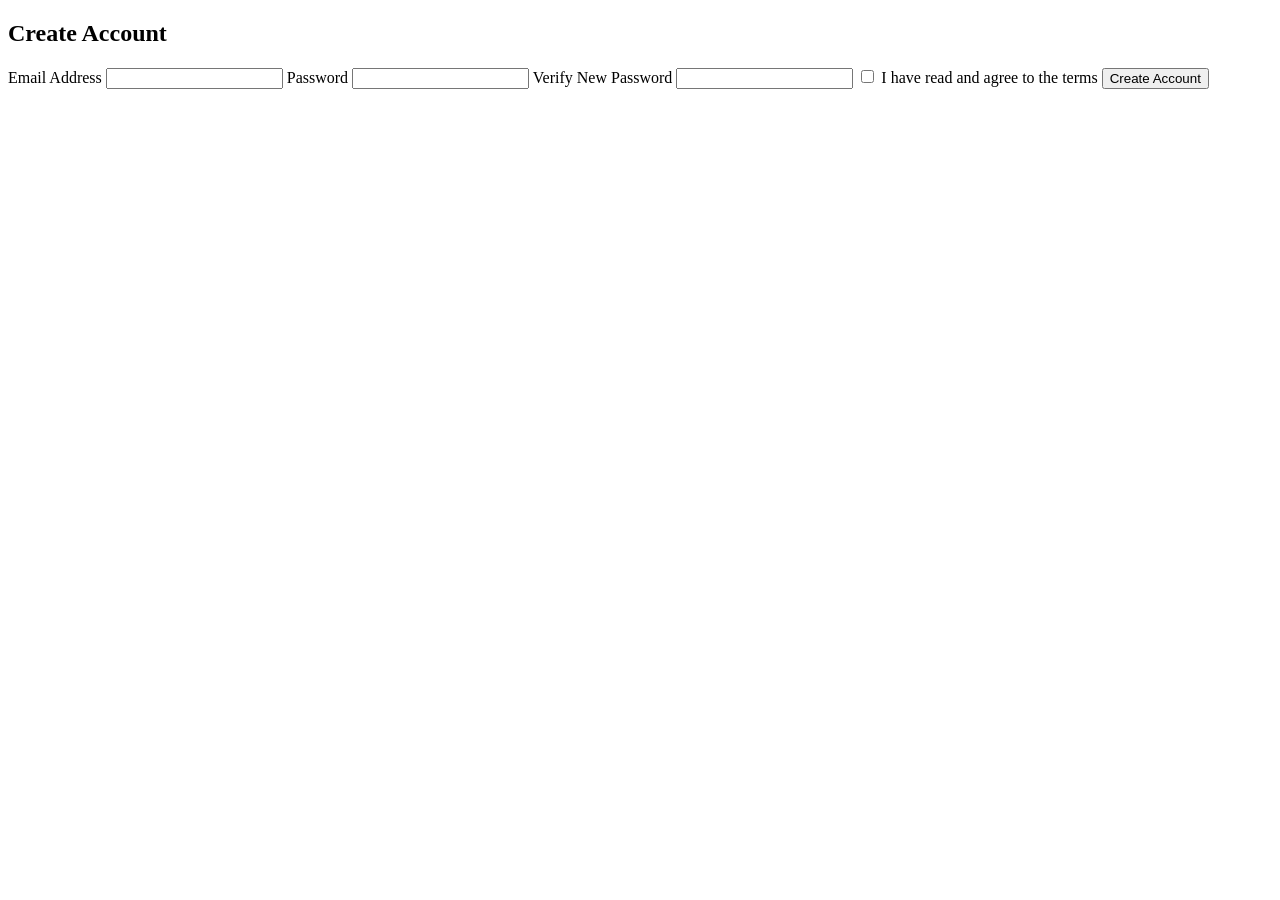
<file: tests/e2e/fixtures/auth_pages.html>
<!doctype html>
<html lang="en">
<head>
<meta charset="utf-8">
<title>ATS auth pages fixture</title>
<style>section{display:none} section.on{display:block} .boxes input{width:2em}</style>
<script>
  // ?mode=create | signin | otp-seg | otp-one — one wall at a time, like a real ATS.
  window.__clicked = false;
  document.addEventListener("DOMContentLoaded", () => {
    const mode = new URLSearchParams(location.search).get("mode") || "create";
    document.getElementById(mode).classList.add("on");
  });
</script>
</head>
<body>

<section id="create">
  <h1>Create Account</h1>
  <form onsubmit="window.__clicked=true;return false;">
    <label for="c_email">Email Address</label>
    <input id="c_email" type="text" name="email" autocomplete="username">
    <label for="c_pw">Password</label>
    <input id="c_pw" type="password" name="password" autocomplete="new-password">
    <label for="c_pw2">Verify New Password</label>
    <input id="c_pw2" type="password" name="verifyPassword">
    <label><input id="c_terms" type="checkbox" name="terms"> I have read and agree to the terms</label>
    <button type="submit" onclick="window.__clicked=true;return false;">Create Account</button>
  </form>
</section>

<section id="signin">
  <h1>Sign In</h1>
  <form onsubmit="window.__clicked=true;return false;">
    <label for="s_email">Email Address</label>
    <input id="s_email" type="email" name="username">
    <label for="s_pw">Password</label>
    <input id="s_pw" type="password" name="password" autocomplete="current-password">
    <button type="submit" onclick="window.__clicked=true;return false;">Sign In</button>
    <button type="button" data-automation-id="createAccountLink">Create Account</button>
  </form>
</section>

<section id="otp-seg">
  <h1>Verify your email</h1>
  <p>Enter the 6-digit code we emailed you</p>
  <form onsubmit="window.__clicked=true;return false;">
    <div class="boxes">
      <input maxlength="1" inputmode="numeric" aria-label="Digit 1">
      <input maxlength="1" inputmode="numeric" aria-label="Digit 2">
      <input maxlength="1" inputmode="numeric" aria-label="Digit 3">
      <input maxlength="1" inputmode="numeric" aria-label="Digit 4">
      <input maxlength="1" inputmode="numeric" aria-label="Digit 5">
      <input maxlength="1" inputmode="numeric" aria-label="Digit 6">
    </div>
    <button type="submit" onclick="window.__clicked=true;return false;">Verify</button>
  </form>
</section>

<section id="otp-one">
  <h1>Check your email</h1>
  <form onsubmit="window.__clicked=true;return false;">
    <label for="o_code">Verification code</label>
    <input id="o_code" type="text" name="code" autocomplete="one-time-code">
    <button type="submit" onclick="window.__clicked=true;return false;">Continue</button>
  </form>
</section>

</body>
</html>
</file>
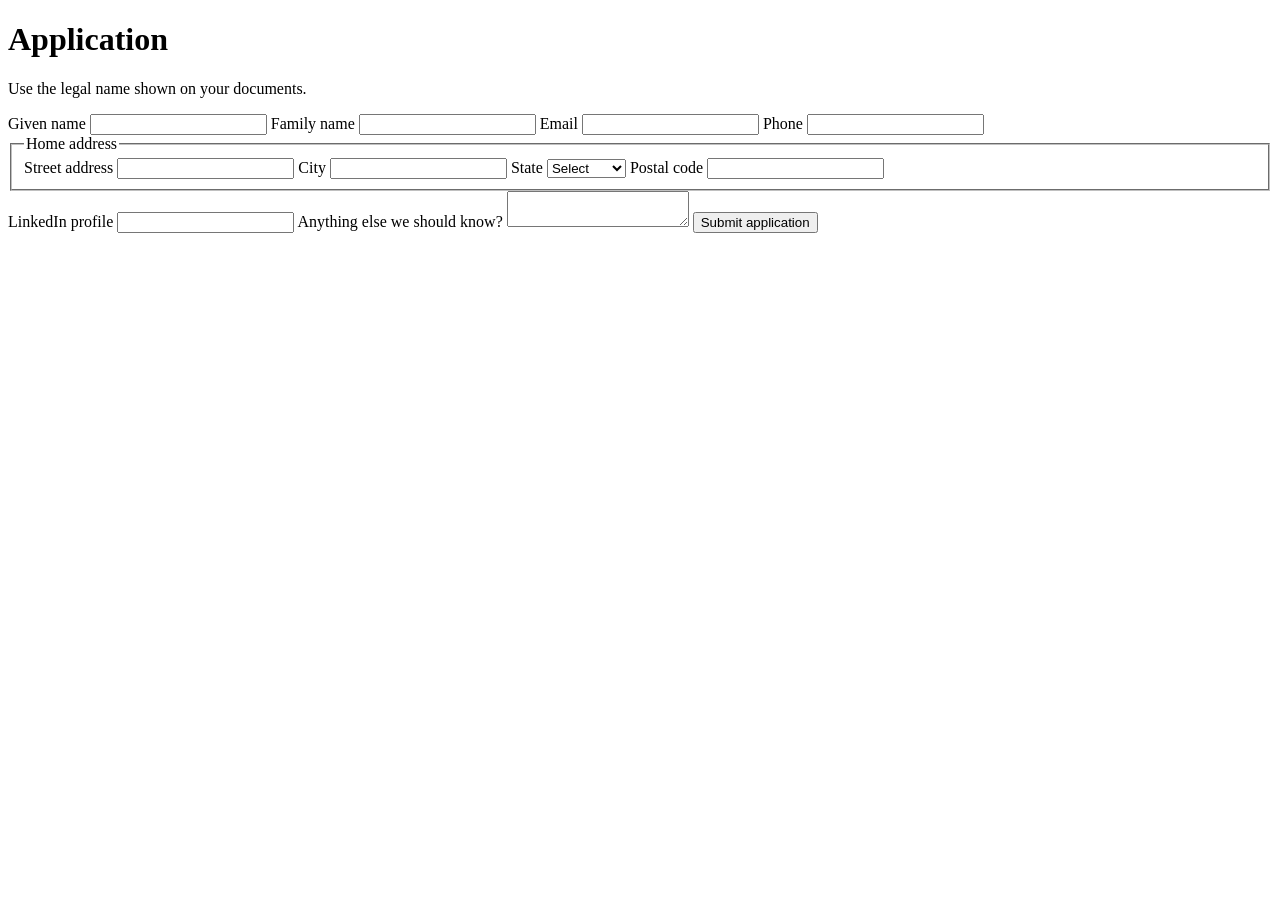
<file: tests/e2e/fixtures/common_semantic_form.html>
<!doctype html>
<html lang="en">
<head><meta charset="utf-8"><title>Common semantic application fixture</title></head>
<body>
  <main>
    <h1>Application</h1>
    <p id="identity-help">Use the legal name shown on your documents.</p>
    <label id="first-label" for="first">Given name</label>
    <input id="first" name="candidate[given]" autocomplete="given-name"
           aria-labelledby="first-label identity-help" required>

    <label for="last">Family name</label>
    <input id="last" name="candidate[family]" autocomplete="family-name" required>

    <label for="email">Email</label>
    <input id="email" type="email" autocomplete="email" required>

    <label for="phone">Phone</label>
    <input id="phone" type="tel" autocomplete="tel-national" inputmode="tel">

    <fieldset>
      <legend>Home address</legend>
      <label for="street">Street address</label>
      <input id="street" autocomplete="address-line1">
      <label for="city">City</label>
      <input id="city" autocomplete="address-level2">
      <label for="region">State</label>
      <select id="region" autocomplete="address-level1">
        <option value="">Select</option><option>California</option><option>Nevada</option>
      </select>
      <label for="postal">Postal code</label>
      <input id="postal" autocomplete="postal-code" inputmode="numeric">
    </fieldset>

    <label for="linkedin">LinkedIn profile</label>
    <input id="linkedin" name="linkedin" type="url" autocomplete="url">

    <label for="consent">Anything else we should know?</label>
    <textarea id="consent"></textarea>

    <button type="submit">Submit application</button>
  </main>
</body>
</html>
</file>
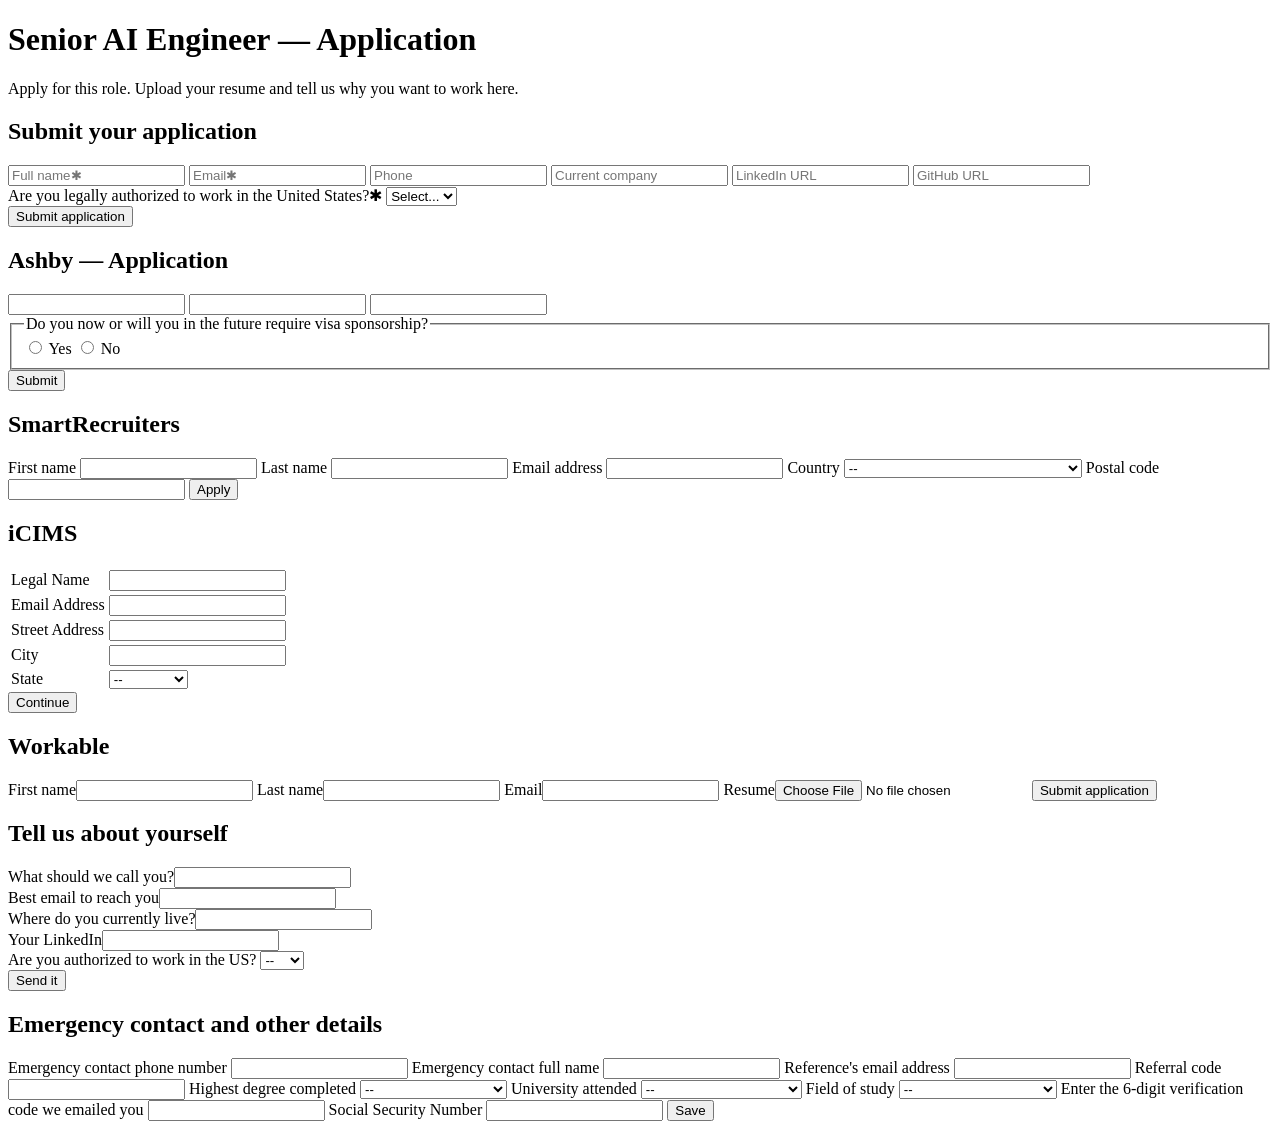
<file: tests/e2e/fixtures/multi_ats_forms.html>
<!doctype html>
<html lang="en">
<head><meta charset="utf-8"><title>Multi-ATS Application Forms</title></head>
<body>
<h1>Senior AI Engineer — Application</h1>
<p>Apply for this role. Upload your resume and tell us why you want to work here.</p>

<!-- ══════════════ Lever ══════════════
     Real Lever markup: bare inputs with placeholders, urls[Network] names,
     no <label for> at all — the scanner has to fall back to placeholders. -->
<form id="lever" class="application-form" onsubmit="window.__submitted=true;return false;">
  <h2>Submit your application</h2>
  <input id="lv_name" name="name" type="text" placeholder="Full name✱">
  <input id="lv_email" name="email" type="email" placeholder="Email✱">
  <input id="lv_phone" name="phone" type="tel" placeholder="Phone">
  <input id="lv_org" name="org" type="text" placeholder="Current company">
  <input id="lv_li" name="urls[LinkedIn]" type="text" placeholder="LinkedIn URL">
  <input id="lv_gh" name="urls[GitHub]" type="text" placeholder="GitHub URL">
  <div class="application-question">
    <label for="lv_auth">Are you legally authorized to work in the United States?✱</label>
    <select id="lv_auth" name="cards[auth][field0]">
      <option value="">Select...</option><option>Yes</option><option>No</option>
    </select>
  </div>
  <button type="submit">Submit application</button>
</form>

<!-- ══════════════ Ashby ══════════════
     _systemfield_* names, aria-label only, no visible <label>. -->
<form id="ashby" onsubmit="window.__submitted=true;return false;">
  <h2>Ashby — Application</h2>
  <input id="ab_name" name="_systemfield_name" type="text" aria-label="Name">
  <input id="ab_email" name="_systemfield_email" type="email" aria-label="Email">
  <input id="ab_loc" name="_systemfield_location" type="text" aria-label="Location (City)">
  <fieldset>
    <legend>Do you now or will you in the future require visa sponsorship?</legend>
    <label><input type="radio" name="ab_sponsor" value="Yes"> Yes</label>
    <label><input type="radio" name="ab_sponsor" value="No"> No</label>
  </fieldset>
  <button type="submit">Submit</button>
</form>

<!-- ══════════════ SmartRecruiters ══════════════
     data-test hooks, split name fields, verbose consent checkbox. -->
<form id="smartrecruiters" onsubmit="window.__submitted=true;return false;">
  <h2>SmartRecruiters</h2>
  <label for="sr_first">First name</label>
  <input id="sr_first" data-test="firstName" name="firstName" type="text">
  <label for="sr_last">Last name</label>
  <input id="sr_last" data-test="lastName" name="lastName" type="text">
  <label for="sr_email">Email address</label>
  <input id="sr_email" data-test="email" name="email" type="email">
  <label for="sr_country">Country</label>
  <select id="sr_country" name="country">
    <option value="">--</option>
    <option>Canada</option><option>United States of America</option>
    <option>United States Minor Outlying Islands</option>
  </select>
  <label for="sr_zip">Postal code</label>
  <input id="sr_zip" name="postalCode" type="text">
  <button type="submit">Apply</button>
</form>

<!-- ══════════════ iCIMS ══════════════
     Legacy table layout, labels in adjacent <td> not <label for>. -->
<form id="icims" onsubmit="window.__submitted=true;return false;">
  <h2>iCIMS</h2>
  <table>
    <tr><td>Legal Name</td><td><input id="ic_name" name="fields[name]" type="text"></td></tr>
    <tr><td>Email Address</td><td><input id="ic_email" name="fields[email]" type="text"></td></tr>
    <tr><td>Street Address</td><td><input id="ic_street" name="fields[addr1]" type="text"></td></tr>
    <tr><td>City</td><td><input id="ic_city" name="fields[city]" type="text"></td></tr>
    <tr><td>State</td><td>
      <select id="ic_state" name="fields[state]">
        <option value="">--</option><option>California</option><option>Colorado</option>
      </select></td></tr>
  </table>
  <button type="submit">Continue</button>
</form>

<!-- ══════════════ Workable ══════════════ -->
<form id="workable" onsubmit="window.__submitted=true;return false;">
  <h2>Workable</h2>
  <label for="wk_first">First name</label><input id="wk_first" data-ui="firstname" type="text">
  <label for="wk_last">Last name</label><input id="wk_last" data-ui="lastname" type="text">
  <label for="wk_email">Email</label><input id="wk_email" data-ui="email" type="email">
  <label for="wk_resume">Resume</label><input id="wk_resume" data-ui="resume" type="file">
  <button type="submit">Submit application</button>
</form>

<!-- ══════════════ Bespoke / custom careers page ══════════════
     No ATS at all — hand-rolled markup with conversational labels. This is the
     "custom job thing" case: nothing here matches a known ATS selector. -->
<form id="custom" onsubmit="window.__submitted=true;return false;">
  <h2>Tell us about yourself</h2>
  <div><span>What should we call you?</span><input id="cu_name" name="applicant_name" type="text"></div>
  <div><span>Best email to reach you</span><input id="cu_email" name="contact_email" type="text"></div>
  <div><span>Where do you currently live?</span><input id="cu_where" name="loc" type="text"></div>
  <div><span>Your LinkedIn</span><input id="cu_li" name="li_url" type="text"></div>
  <div><span>Are you authorized to work in the US?</span>
    <select id="cu_auth" name="auth"><option value="">--</option><option>Yes</option><option>No</option></select>
  </div>
  <button type="submit">Send it</button>
</form>

<!-- ══════════════ TRAP SECTION ══════════════
     Every field below has NO correct answer in the profile. Filling any of
     them is a wrong answer on a real application, so all must stay EMPTY.
     These are named for the specific way each one can go wrong. -->
<form id="traps" onsubmit="window.__submitted=true;return false;">
  <h2>Emergency contact and other details</h2>

  <!-- contains "phone" — must NOT inherit the applicant's own number -->
  <label for="tp_ec_phone">Emergency contact phone number</label>
  <input id="tp_ec_phone" name="emergency_contact_phone" type="tel">

  <!-- contains "name" — must NOT inherit the applicant's own name -->
  <label for="tp_ec_name">Emergency contact full name</label>
  <input id="tp_ec_name" name="emergency_contact_name" type="text">

  <!-- contains "email" — must NOT inherit the applicant's own address -->
  <label for="tp_ref_email">Reference's email address</label>
  <input id="tp_ref_email" name="reference_email" type="text">

  <!-- contains "referral" but wants a CODE, not a source like "LinkedIn" -->
  <label for="tp_refcode">Referral code</label>
  <input id="tp_refcode" name="referral_code" type="text">

  <!-- he holds a Master's; NEITHER option is true, so neither may be chosen -->
  <label for="tp_degree">Highest degree completed</label>
  <select id="tp_degree" name="highest_degree">
    <option value="">--</option><option>High School Diploma</option><option>Associate Degree</option>
  </select>

  <!-- his school is absent; must not settle for a similar-sounding one -->
  <label for="tp_school">University attended</label>
  <select id="tp_school" name="university">
    <option value="">--</option><option>Adams State University</option><option>Stanford University</option>
  </select>

  <!-- "Economics" appears in both, but he studied neither of these -->
  <label for="tp_major">Field of study</label>
  <select id="tp_major" name="major">
    <option value="">--</option><option>Home Economics</option><option>Agricultural Economics</option>
  </select>

  <!-- a 9-word OTP label used to read as an essay and reach the LLM; only the
       account assist may fill this, from a code in Gmail -->
  <label for="tp_otp">Enter the 6-digit verification code we emailed you</label>
  <input id="tp_otp" name="verification_code" type="text" inputmode="numeric">

  <!-- never in the profile -->
  <label for="tp_ssn">Social Security Number</label>
  <input id="tp_ssn" name="ssn" type="text">

  <button type="submit">Save</button>
</form>

<script>window.__submitted = false;</script>
</body>
</html>
</file>
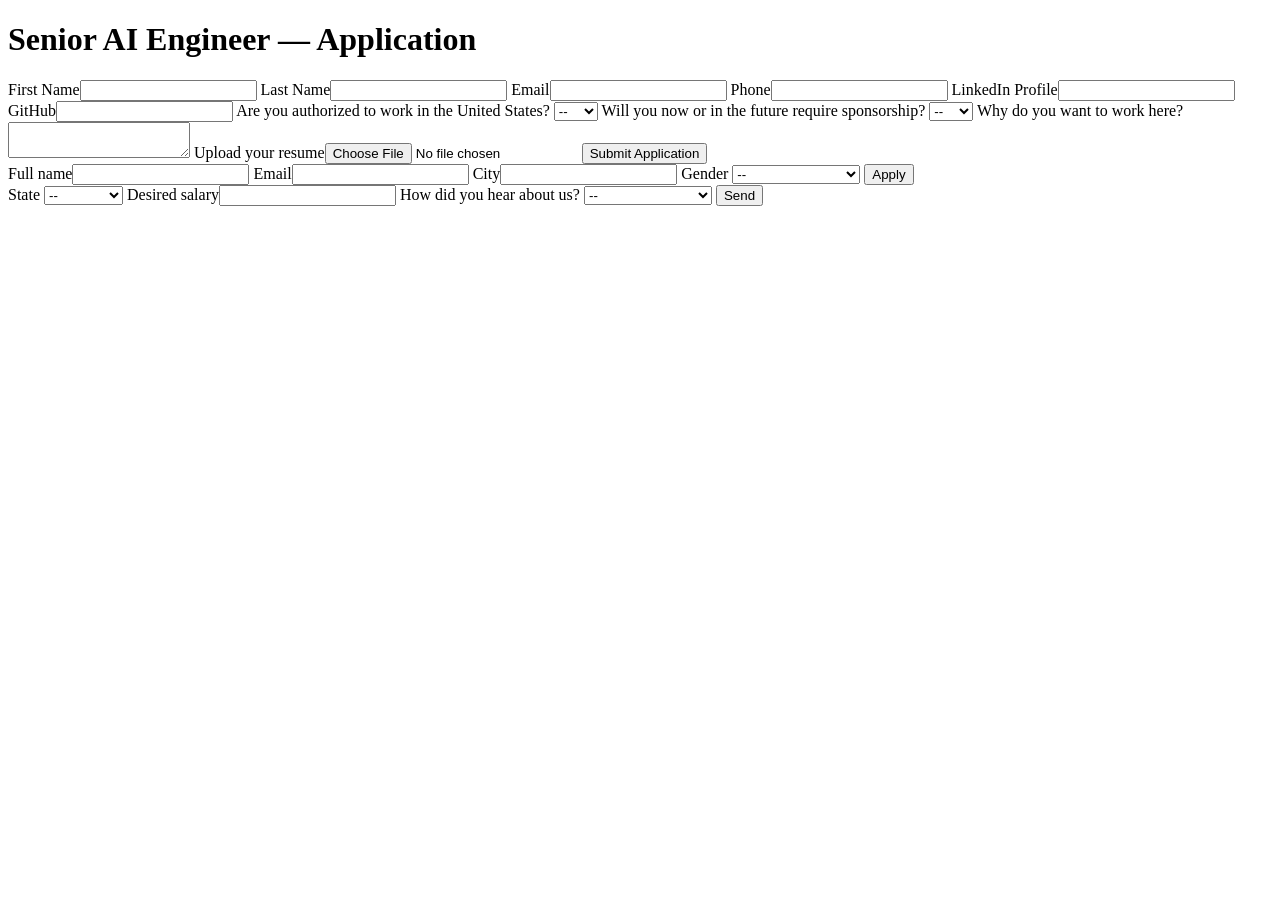
<file: tests/e2e/fixtures/sample_forms.html>
<!doctype html>
<html lang="en">
<head><meta charset="utf-8"><title>Sample Application Forms</title></head>
<body>
<h1>Senior AI Engineer — Application</h1>

<!-- Greenhouse-like form -->
<form id="gh" onsubmit="window.__submitted=true;return false;">
  <label for="gh_first">First Name</label><input id="gh_first" name="first_name" type="text">
  <label for="gh_last">Last Name</label><input id="gh_last" name="last_name" type="text">
  <label for="gh_email">Email</label><input id="gh_email" name="email" type="email">
  <label for="gh_phone">Phone</label><input id="gh_phone" name="phone" type="tel">
  <label for="gh_linkedin">LinkedIn Profile</label><input id="gh_linkedin" name="linkedin" type="url">
  <label for="gh_github">GitHub</label><input id="gh_github" name="github" type="url">
  <label for="gh_auth">Are you authorized to work in the United States?</label>
  <select id="gh_auth" name="work_auth"><option value="">--</option><option>Yes</option><option>No</option></select>
  <label for="gh_sponsor">Will you now or in the future require sponsorship?</label>
  <select id="gh_sponsor" name="sponsorship"><option value="">--</option><option>Yes</option><option>No</option></select>
  <label for="gh_why">Why do you want to work here?</label>
  <textarea id="gh_why" name="why_company"></textarea>
  <label for="gh_resume">Upload your resume</label><input id="gh_resume" name="resume" type="file">
  <button type="submit">Submit Application</button>
</form>

<!-- Lever-like form -->
<form id="lever" onsubmit="window.__submitted=true;return false;">
  <label for="lever_name">Full name</label><input id="lever_name" name="name" type="text">
  <label for="lever_email">Email</label><input id="lever_email" name="email" type="email">
  <label for="lever_city">City</label><input id="lever_city" name="city" type="text">
  <label for="lever_gender">Gender</label>
  <select id="lever_gender" name="gender">
    <option value="">--</option><option>Male</option><option>Female</option><option>Decline to answer</option>
  </select>
  <button type="submit">Apply</button>
</form>

<!-- Generic custom form -->
<form id="generic" onsubmit="window.__submitted=true;return false;">
  <label for="g_state">State</label>
  <select id="g_state" name="state">
    <option value="">--</option><option>California</option><option>Nevada</option><option>Oregon</option>
  </select>
  <label for="g_salary">Desired salary</label><input id="g_salary" name="salary" type="text">
  <label for="g_source">How did you hear about us?</label>
  <select id="g_source" name="source">
    <option value="">--</option><option>LinkedIn</option><option>Indeed</option><option>Company website</option>
  </select>
  <button type="submit">Send</button>
</form>
</body>
</html>
</file>
<file: browser-extension/popup.css>
/* JobRight-style: light card, one green action, hairline dividers.
   Follows the system theme so it doesn't glare at night. */
* { box-sizing: border-box; }
:root {
  --g: #05a67a; --g2: #04916a;
  --bg: #fff; --fg: #0f172a; --mut: #64748b; --bd: #e4e8ee; --sub: #f6f8fa;
  --amb: #b45309; --ambg: #fff8ec; --ambd: #fde3b8; --link: #0369a1;
}
@media (prefers-color-scheme: dark) {
  :root {
    --bg: #151a22; --fg: #e9edf3; --mut: #98a3b3; --bd: #2a323d; --sub: #1d232c;
    --amb: #f0b45e; --ambg: #2a2113; --ambd: #4a3a1c; --link: #7dd3fc;
  }
}
body { margin: 0; width: 330px;
  font-family: -apple-system, "Segoe UI", Inter, Roboto, system-ui, sans-serif;
  background: var(--bg); color: var(--fg); }
.wrap { padding: 16px; }

.brand { display: flex; align-items: center; gap: 8px;
  font: 650 16px/1 -apple-system, "Segoe UI", Inter, system-ui, sans-serif; letter-spacing: -.3px; }
.brand .logo { display: flex; align-items: center; justify-content: center;
  width: 22px; height: 22px; border-radius: 7px; background: var(--g); color: #fff;
  font-size: 11px; font-weight: 700; letter-spacing: -.3px; flex: none; }
.brand em { font-style: normal; font-size: 11.5px; font-weight: 500; color: var(--mut); }

.status { display: flex; align-items: center; gap: 8px; font-size: 12px; color: var(--mut);
  margin: 12px 0 16px; }
.dot { width: 7px; height: 7px; border-radius: 50%; background: #cbd5e1; flex: none; }
.dot.up { background: var(--g); }
.dot.down { background: #ef4444; }

.row { display: flex; align-items: center; justify-content: space-between; gap: 10px;
  font-size: 13px; font-weight: 600; color: var(--fg); margin-bottom: 14px; }
select { flex: 1; max-width: 175px; background: var(--sub); color: var(--fg);
  border: 1px solid var(--bd); border-radius: 10px; padding: 8px; font: inherit; font-size: 13px;
  cursor: pointer; }
select:focus { outline: none; border-color: var(--g); }

.switch { position: relative; width: 40px; height: 22px; flex: none; }
.switch input { position: absolute; inset: 0; margin: 0; opacity: 0; cursor: pointer; z-index: 1; }
.switch i { display: block; width: 100%; height: 100%; border-radius: 999px; background: var(--bd);
  transition: background .15s; }
.switch i::after { content: ""; position: absolute; top: 3px; left: 3px; width: 16px; height: 16px;
  border-radius: 50%; background: #fff; box-shadow: 0 1px 2px rgba(15,23,42,.25);
  transition: left .15s; }
.switch input:checked + i { background: var(--g); }
.switch input:checked + i::after { left: 21px; }

.offnote { font-size: 12px; color: var(--amb); line-height: 1.5; margin: -6px 0 14px;
  background: var(--ambg); border: 1px solid var(--ambd); border-radius: 10px; padding: 8px 10px; }

.primary { width: 100%; border: 0; border-radius: 12px; padding: 12px;
  font: 650 14px/1 -apple-system, "Segoe UI", Inter, system-ui, sans-serif; color: #fff;
  background: var(--g); cursor: pointer; letter-spacing: -.1px; }
.primary:hover { background: var(--g2); }
.primary:disabled { opacity: .6; cursor: default; }

.secondary { width: 100%; margin-top: 10px; border: 1px solid var(--bd); border-radius: 12px;
  padding: 11px; font: 600 13px/1 -apple-system, "Segoe UI", Inter, system-ui, sans-serif;
  color: var(--fg); background: var(--bg); cursor: pointer; }
.secondary:hover { background: var(--sub); }
.secondary:disabled { opacity: .6; cursor: default; }

.rolerow { display: flex; align-items: flex-start; gap: 8px; padding: 8px 0;
  border-bottom: 1px solid var(--bd); }
.rolerow:last-child { border-bottom: 0; }
.rolebody { flex: 1; min-width: 0; }
.rolebody a { color: var(--link); text-decoration: none; font-size: 12.5px; font-weight: 600;
  display: block; overflow: hidden; text-overflow: ellipsis; white-space: nowrap; }
.rolebody a:hover { text-decoration: underline; }
.scorebadge { flex: none; min-width: 26px; text-align: center;
  font: 700 11px/1.7 -apple-system, Inter, sans-serif; color: var(--mut); background: var(--sub);
  border: 1px solid var(--bd); border-radius: 7px; padding: 1px 4px; }
.scorebadge.hot { color: #fff; border-color: var(--g); background: var(--g); }
.savebtn { flex: none; border: 1px solid var(--bd); background: var(--bg); color: var(--fg);
  border-radius: 8px; font: 600 10.5px/1 -apple-system, Inter, sans-serif; padding: 6px 8px;
  cursor: pointer; }
.savebtn:hover { background: var(--sub); }

.result { min-height: 18px; margin-top: 12px; font-size: 13px; color: var(--fg); }
.result .amber { color: var(--amb); font-weight: 600; }
.result .err { color: #dc2626; }
.result .ok { color: var(--g); font-weight: 600; }
.result .meta { color: var(--mut); font-size: 11px; margin-top: 4px; }
.review-state { margin-top: 8px; padding: 8px 10px; border: 1px solid var(--ambd);
  border-radius: 9px; color: var(--amb); background: var(--ambg); font-size: 11.5px;
  line-height: 1.45; font-weight: 600; }

.pw { margin-top: 14px; padding-top: 12px; border-top: 1px solid var(--bd); }
.pwrow { display: flex; gap: 4px; flex: 1; max-width: 200px; }
.pwrow input { flex: 1; min-width: 0; background: var(--sub); color: var(--fg); border: 1px solid var(--bd);
  border-radius: 10px; padding: 8px; font: inherit; font-size: 12.5px; }
.pwrow input:focus { outline: none; border-color: var(--g); }
.mini { flex: none; border: 1px solid var(--bd); background: var(--bg); color: var(--fg); border-radius: 8px;
  padding: 0 7px; cursor: pointer; font-size: 13px; }
.mini:hover { background: var(--sub); }
.pw .meta { color: var(--mut); font-size: 11px; line-height: 1.45; margin-top: 8px; }

.foot { margin-top: 16px; padding-top: 12px; border-top: 1px solid var(--bd);
  font-size: 11px; color: var(--mut); line-height: 1.55; }
.foot a { color: var(--link); text-decoration: none; }
.foot a:hover { text-decoration: underline; }
</file>
